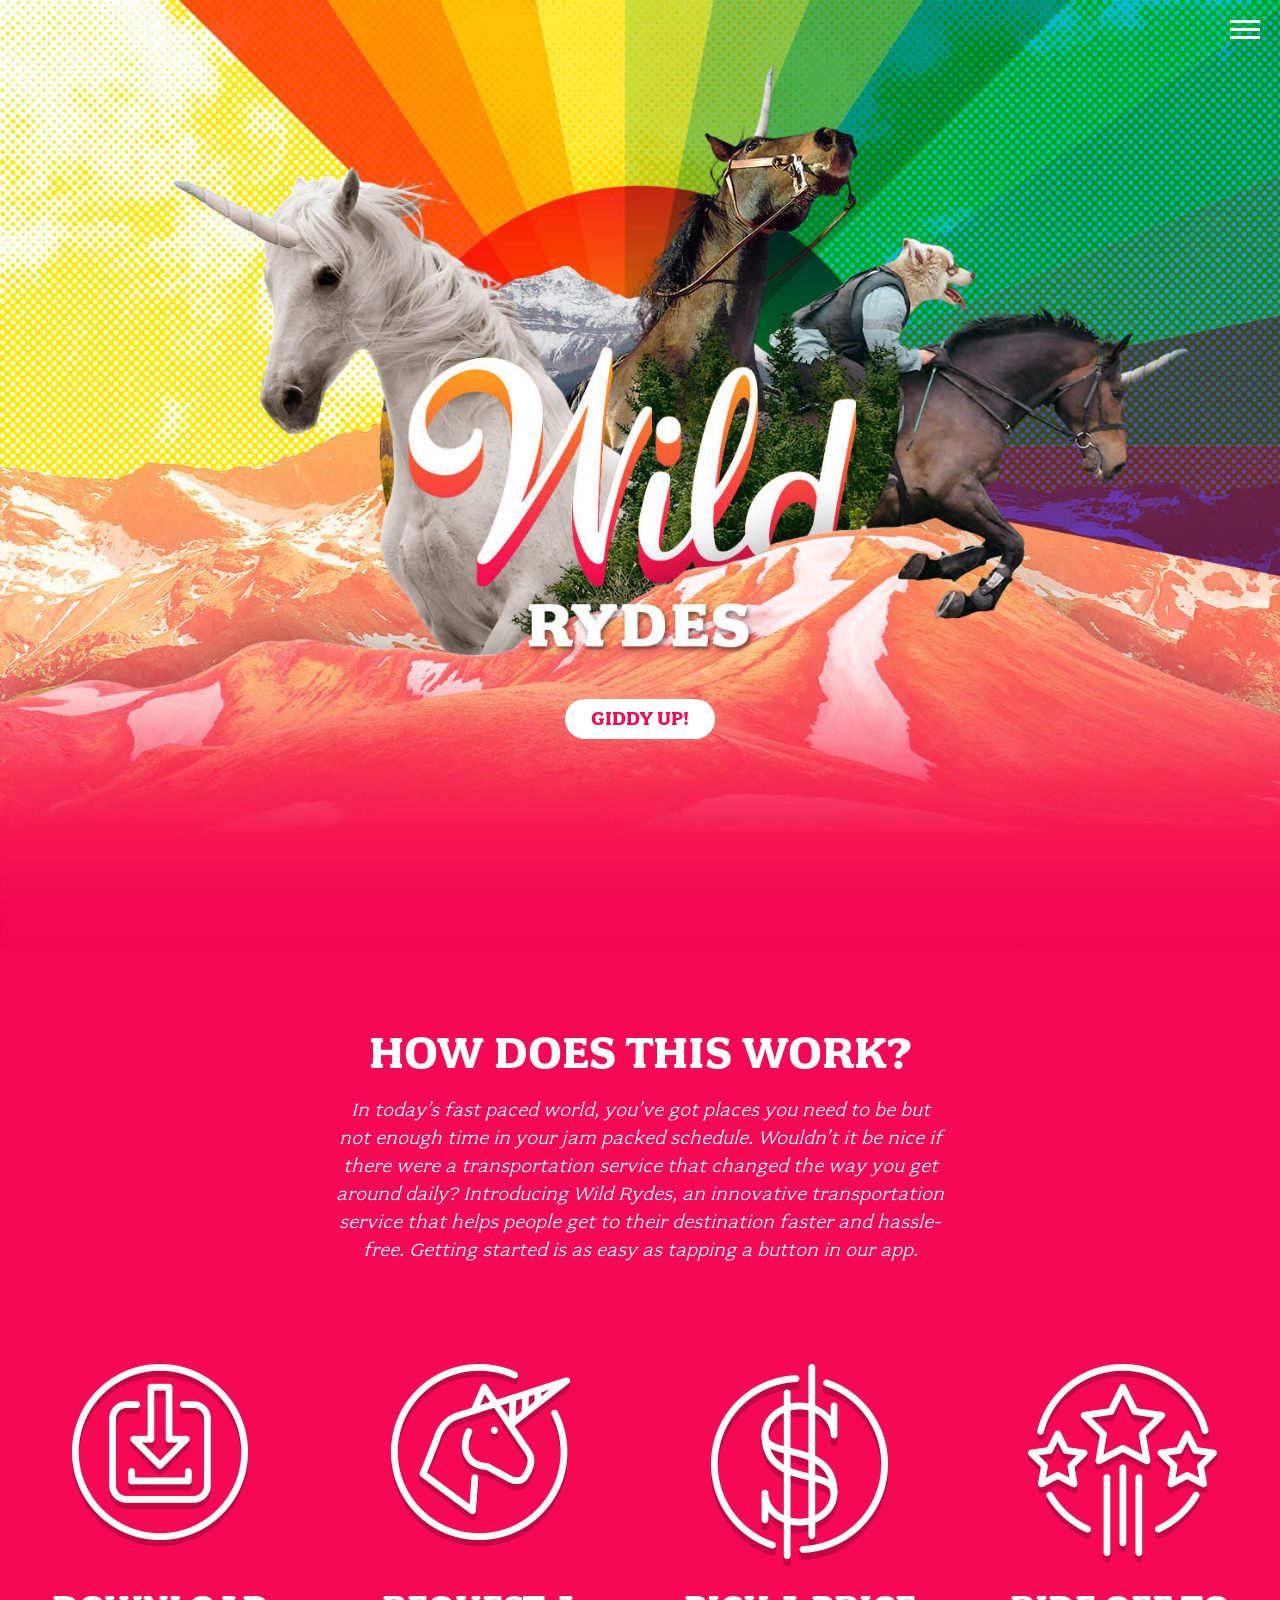
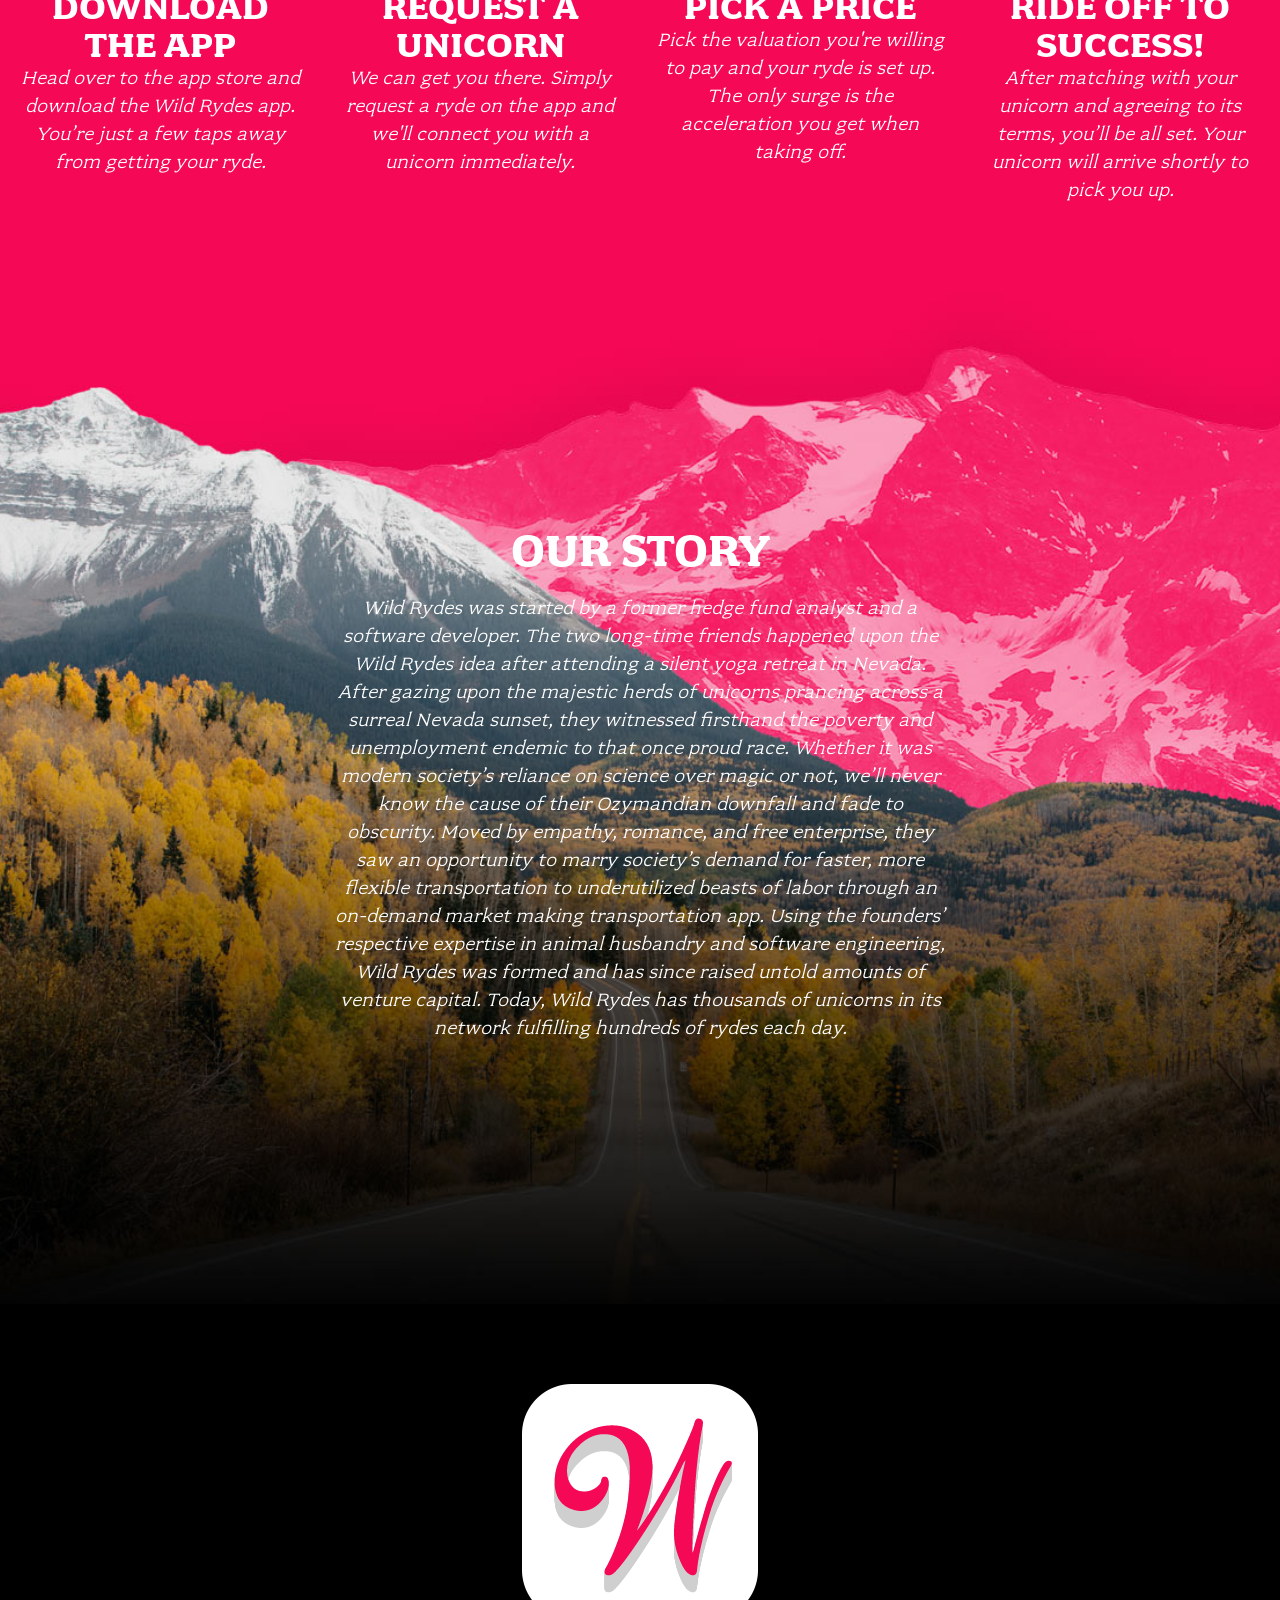
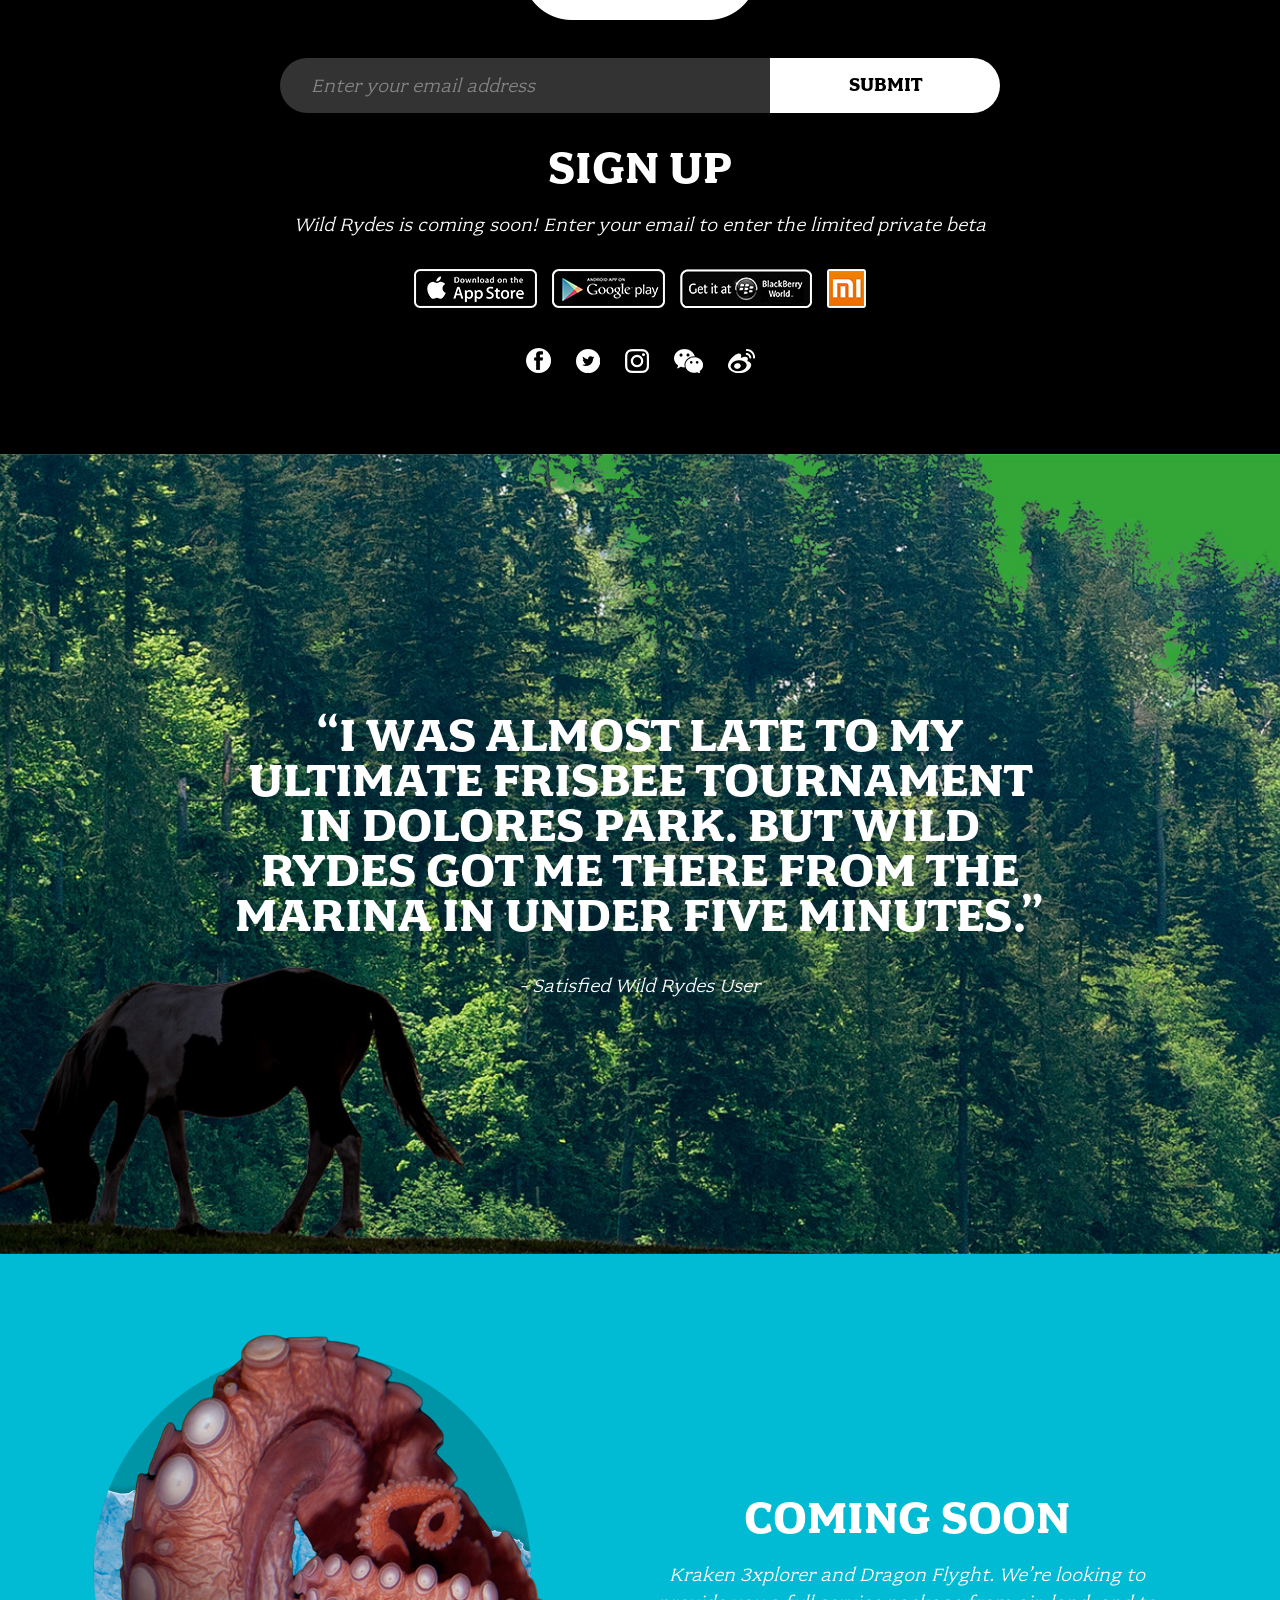
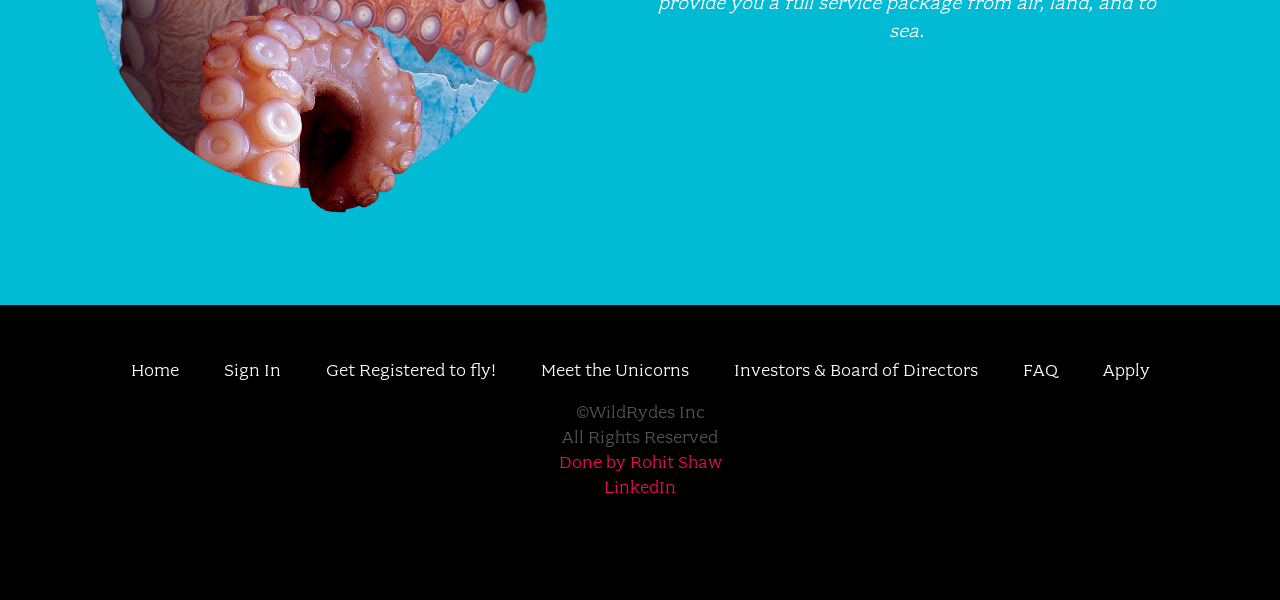
<file: index.html>
<!doctype html>
<html class="no-js" lang="">
<head>
  <meta charset="utf-8">
  <meta name="description" content="">
  <meta name="viewport" content="width=device-width, initial-scale=1">
  <title>Wild Rydes</title>

  <link rel="stylesheet" href="css/font.css">
  <link rel="stylesheet" href="css/main.css">

  <script src="js/vendor/modernizr.js"></script>
</head>
<body class="page-home">

  <header class="site-header">
    <h1 class="title">Wild Rydes</h1>
    <nav class="site-nav">
      <ul>
        <li><a href="index.html">Home</a></li>
        <li><a href="signin.html">Sign In</a></li>
        <li><a href="register.html">Get Registered to fly!</a></li>
        <li><a href="unicorns.html">Meet the Unicorns</a></li>
        <li><a href="investors.html">Investors &amp; Board of Directors</a></li>
        <li><a href="faq.html">FAQ</a></li>
        <li><a href="apply.html">Apply</a></li>
      </ul>
    </nav>
    <button type="button" class="btn-menu"><span>Menu</span></button>
    <a class="home-button" href="/register.html">Giddy Up!</a>
  </header>

  <section class="home-about">
    <div class="row column large-9 xlarge-6 xxlarge-4">
      <h2 class="section-title">How Does This Work?</h2>
      <p class="content">
        In today’s fast paced world, you’ve got places you need to be but not enough time in your jam packed schedule. Wouldn’t it be nice if there were a transportation service that changed the way you get around daily? Introducing Wild Rydes, an innovative transportation service that helps people get to their destination faster and hassle-free. Getting started is as easy as tapping a button in our app.
      </p>
    </div>

    <div class="row medium-up-2 large-up-4">
      <div class="column">
        <div class="home-about-block">
          <h3 class="title icon-download">Download The App</h3>
          <p class="content">Head over to the app store and download the Wild Rydes app. You’re just a few taps away from getting your ryde.</p>
        </div>
      </div>

      <div class="column">
        <div class="home-about-block">
          <h3 class="title icon-unicorn">Request A Unicorn</h3>
          <p class="content">We can get you there. Simply request a ryde on the app and we'll connect you with a unicorn immediately.</p>
        </div>
      </div>

      <div class="column">
        <div class="home-about-block">
          <h3 class="title icon-price">Pick A Price</h3>
          <p class="content">Pick the valuation you're willing to pay and your ryde is set up. The only surge is the acceleration you get when taking off.</p>
        </div>
      </div>

      <div class="column">
        <div class="home-about-block">
          <h3 class="title icon-success">Ride Off To Success!</h3>
          <p class="content">After matching with your unicorn and agreeing to its terms, you’ll be all set. Your unicorn will arrive shortly to pick you up.</p>
        </div>
      </div>
    </div>
  </section>

  <section class="home-story">
    <div class="row column large-9 xlarge-6 xxlarge-4">
      <h2 class="section-title">Our Story</h2>
      <p class="content">
        Wild Rydes was started by a former hedge fund analyst and a software developer. The two long-time friends happened upon the Wild Rydes idea after attending a silent yoga retreat in Nevada. After gazing upon the majestic herds of unicorns prancing across a surreal Nevada sunset, they witnessed firsthand the poverty and unemployment endemic to that once proud race. Whether it was modern society’s reliance on science over magic or not, we’ll never know the cause of their Ozymandian downfall and fade to obscurity. Moved by empathy, romance, and free enterprise, they saw an opportunity to marry society’s demand for faster, more flexible transportation to underutilized beasts of labor through an on-demand market making transportation app. Using the founders’ respective expertise in animal husbandry and software engineering, Wild Rydes was formed and has since raised untold amounts of venture capital. Today, Wild Rydes has thousands of unicorns in its network fulfilling hundreds of rydes each day.
      </p>
    </div>
  </section>

  <section class="home-sign-up">
    <div class="row column">
      <img class="icon-w" src="images/wr-home-W.png" alt="">

      <form onsubmit="javascript:void(0);">
        <input type="email" placeholder="Enter your email address">
        <button type="button">Submit</button>
      </form>

      <h2 class="section-title">Sign Up</h2>

      <p class="content">Wild Rydes is coming soon! Enter your email to enter the limited private beta</p>

      <div class="apps">
        <a class="app-icon" href=""><img src="images/wr-home-apple.png" alt=""></a>
        <a class="app-icon" href=""><img src="images/wr-home-google.png" alt=""></a>
        <a class="app-icon" href=""><img src="images/wr-home-blackberry.png" alt=""></a>
        <a class="app-icon" href=""><img src="images/wr-home-Xiaomi.png" alt=""></a>
      </div>

      <div class="social">
        <a class="icon-fb" href="">Facebook</a>
        <a class="icon-tw" href="">Twitter</a>
        <a class="icon-ig" href="">Instagram</a>
        <a class="icon-wc" href="">Wechat</a>
        <a class="icon-wb" href="">Weibo</a>
      </div>
    </div>
  </section>

  <section class="home-quote">
    <div class="row column medium-8 xxlarge-6">
      <div class="quote-wrap">
        <div class="quote">
          “I was almost late to my ultimate frisbee tournament in DOLORES park. BUt Wild Rydes Got me there from the marina in under five minutes.”
        </div>
        <div class="quoter">- Satisfied Wild Rydes User</div>
      </div>
    </div>
  </section>

  <section class="kraken-callout">
    <div class="row">
      <div class="columns medium-6 xxlarge-4 xxlarge-offset-2">
        <img src="images/wr-home-kraken.png" alt="">
      </div>

      <div class="columns medium-6 xlarge-5 xxlarge-4">
        <h4 class="title">Coming Soon</h4>
        <p class="content">
          Kraken 3xplorer and Dragon Flyght. We’re looking to provide you a full service package from air, land, and to sea.
        </p>
      </div>
    </div>
  </section>

  <footer class="site-footer">
    <div class="row column">
      <nav class="footer-nav">
        <ul>
          <li><a href="index.html">Home</a></li>
          <li><a href="signin.html">Sign In</a></li>
          <li><a href="register.html">Get Registered to fly!</a></li>
          <li><a href="unicorns.html">Meet the Unicorns</a></li>
          <li><a href="investors.html">Investors & Board of Directors</a></li>
          <li><a href="faq.html">FAQ</a></li>
          <li><a href="apply.html">Apply</a></li>
        </ul>
      </nav>
    </div>

    <div class="row column">
      <div class="footer-legal">
        &copy;WildRydes Inc<br>
        All Rights Reserved
        <br>
        <a>Done by Rohit Shaw</a><br>
        <a href="https://www.linkedin.com/in/rohitkrshaw">LinkedIn</a>
      </div>
    </div>
  </footer>

  <script src="js/vendor.js"></script>
  <script type="text/javascript" src="https://cdn.weglot.com/weglot.min.js"></script>
<script>
    Weglot.initialize({
        api_key: 'wg_c4cb37524cf19aef54301b1a3c94236a9'
    });
</script>
  <script src="js/main.js"></script>
</body>
</html>
</file>
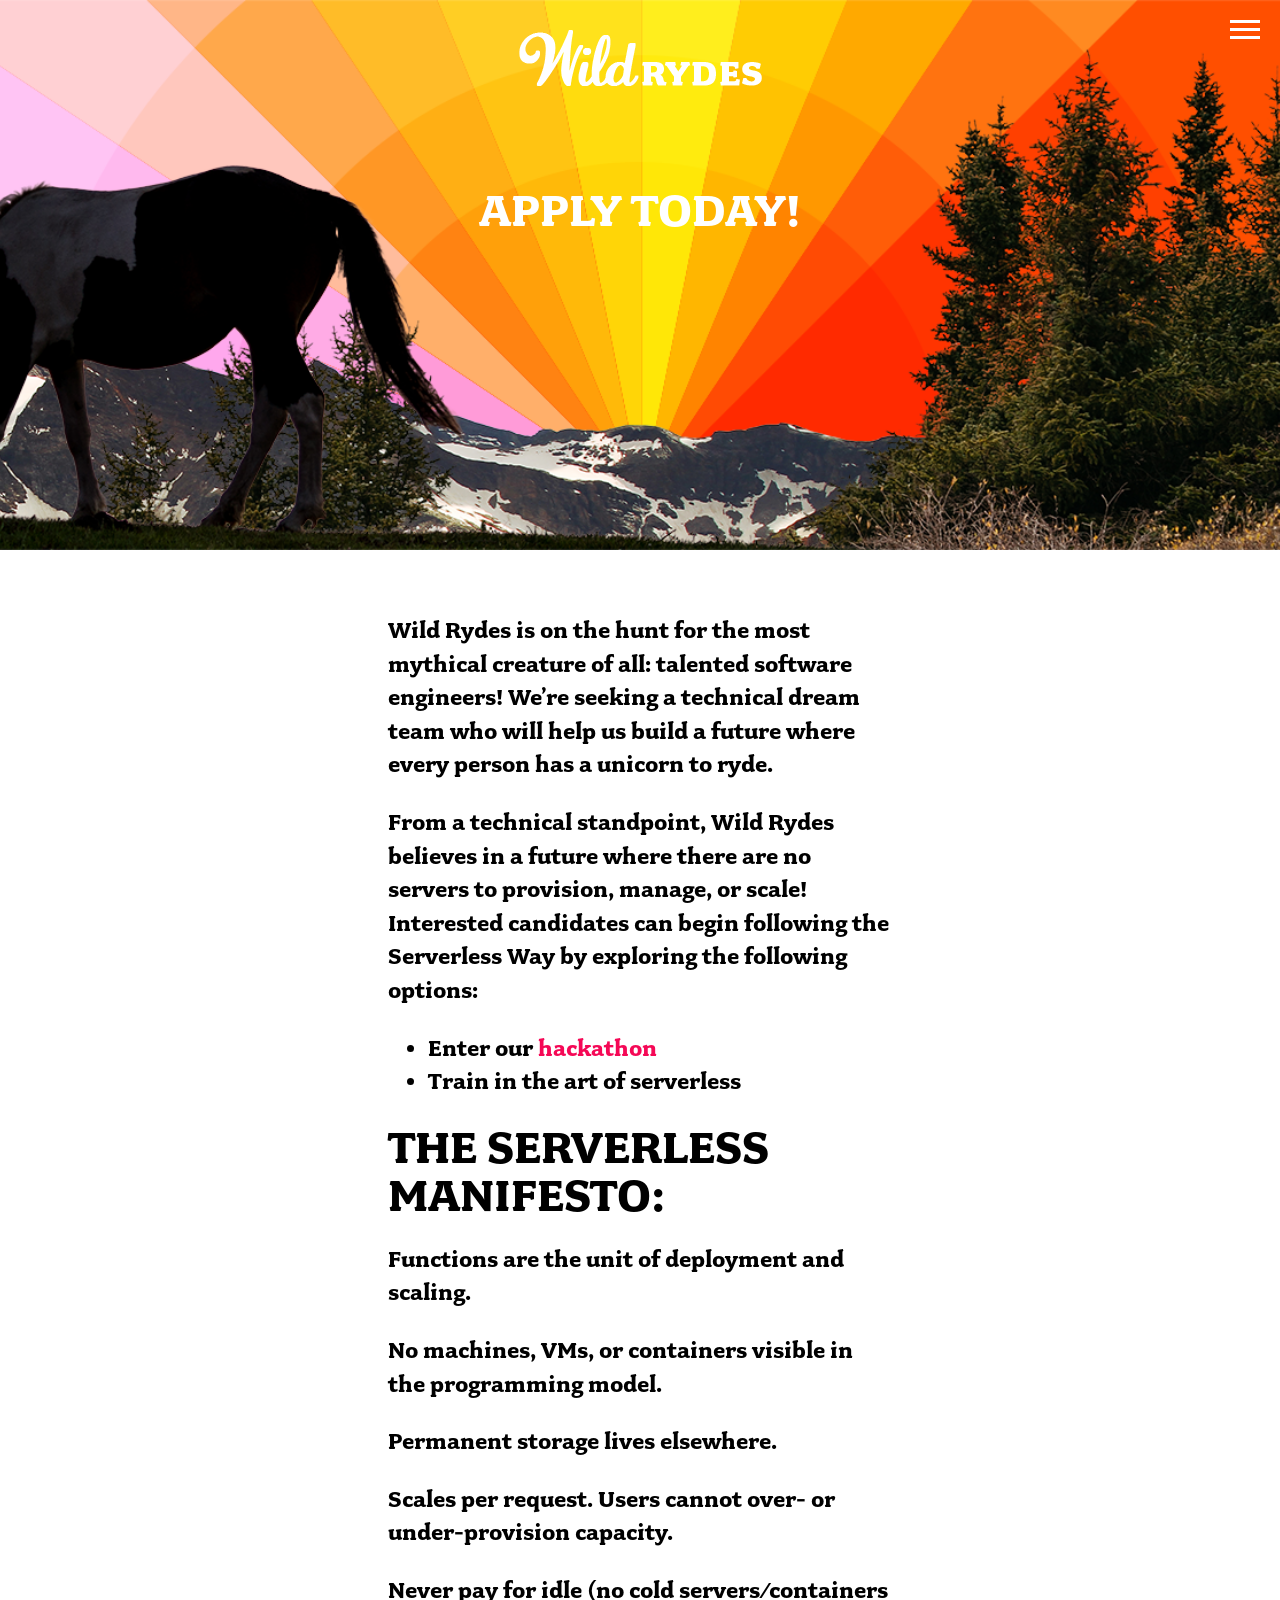
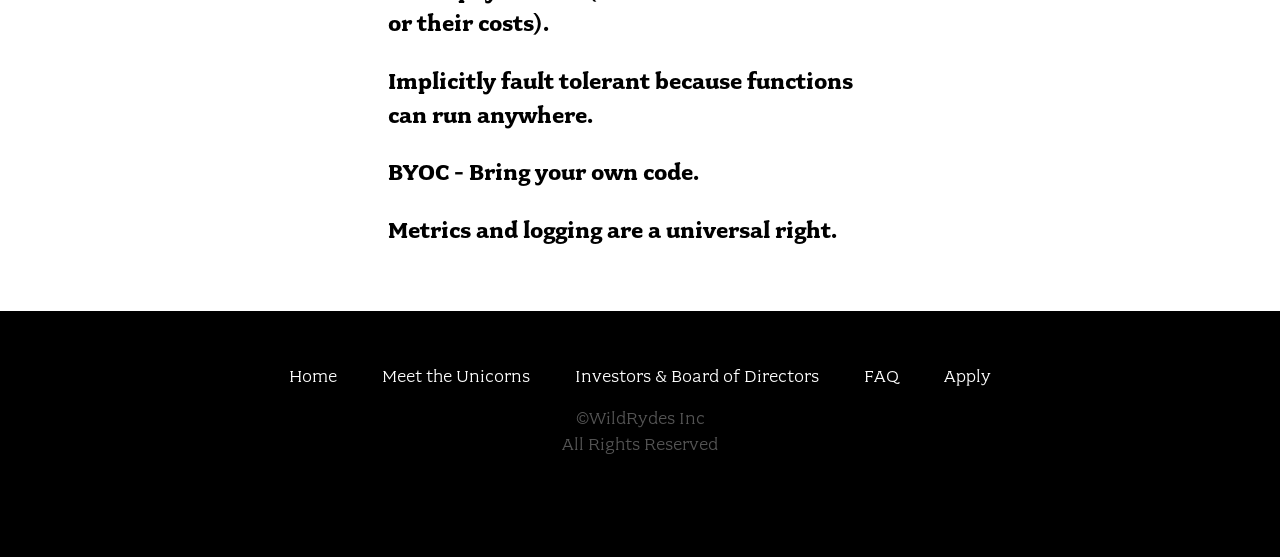
<file: apply.html>
<!doctype html>
<html class="no-js" lang="">
<head>
  <meta charset="utf-8">
  <meta name="description" content="">
  <meta name="viewport" content="width=device-width, initial-scale=1">
  <title>Apply - Wild Rydes</title>

  <link rel="stylesheet" href="css/font.css">
  <link rel="stylesheet" href="css/main.css">

  <script src="js/vendor/modernizr.js"></script>
</head>
<body class="page-apply">

  <header class="site-header">
    <div class="site-logo">Wild Rydes</div>

    <div class="row column medium-8 large-6 xlarge-5 xxlarge-4">
      <h1 class="title">Apply Today!</h1>
    </div>

    <nav class="site-nav">
      <ul>
        <li><a href="index.html">Home</a></li>
        <li><a href="unicorns.html">Meet the Unicorns</a></li>
        <li><a href="investors.html">Investors & Board of Directors</a></li>
        <li><a href="faq.html">FAQ</a></li>
        <li><a href="apply.html">Apply</a></li>
      </ul>
    </nav>
    <button type="button" class="btn-menu"><span>Menu</span></button>
  </header>

  <section class="content">
    <div class="row column medium-10 large-7 xlarge-5">
      <p>Wild Rydes is on the hunt for the most mythical creature of all: talented software engineers! We’re seeking a technical dream team who will help us build a future where every person has a unicorn to ryde.</p>
      <p>From a technical standpoint, Wild Rydes believes in a future where there are no servers to provision, manage, or scale! Interested candidates can begin following the Serverless Way by exploring the following options:</p>
      <ul>
        <li>Enter our <a href="http://awschatbot.devpost.com" target="_blank">hackathon</a></li>
        <li>Train in the art of serverless</li>
      </ul>

      <h2>The Serverless Manifesto:</h2>
      <p>Functions are the unit of deployment and scaling.</p>
      <p>No machines, VMs, or containers visible in the programming model.</p>
      <p>Permanent storage lives elsewhere.</p>
      <p>Scales per request. Users cannot over- or under-provision capacity.</p>
      <p>Never pay for idle (no cold servers/containers or their costs).</p>
      <p>Implicitly fault tolerant because functions can run anywhere.</p>
      <p>BYOC - Bring your own code.</p>
      <p>Metrics and logging are a universal right.</p>
    </div>
  </section>

  <footer class="site-footer">
    <div class="row column">
      <nav class="footer-nav">
        <ul>
          <li><a href="index.html">Home</a></li>
          <li><a href="unicorns.html">Meet the Unicorns</a></li>
          <li><a href="investors.html">Investors & Board of Directors</a></li>
          <li><a href="faq.html">FAQ</a></li>
          <li><a href="apply.html">Apply</a></li>
        </ul>
      </nav>
    </div>

    <div class="row column">
      <div class="footer-legal">
        &copy;WildRydes Inc<br>
        All Rights Reserved
      </div>
    </div>
  </footer>

  <script src="js/vendor.js"></script>
  <script type="text/javascript" src="https://cdn.weglot.com/weglot.min.js"></script>
<script>
    Weglot.initialize({
        api_key: 'wg_c4cb37524cf19aef54301b1a3c94236a9'
    });
</script>

  <script src="js/main.js"></script>
</body>
</html>
</file>
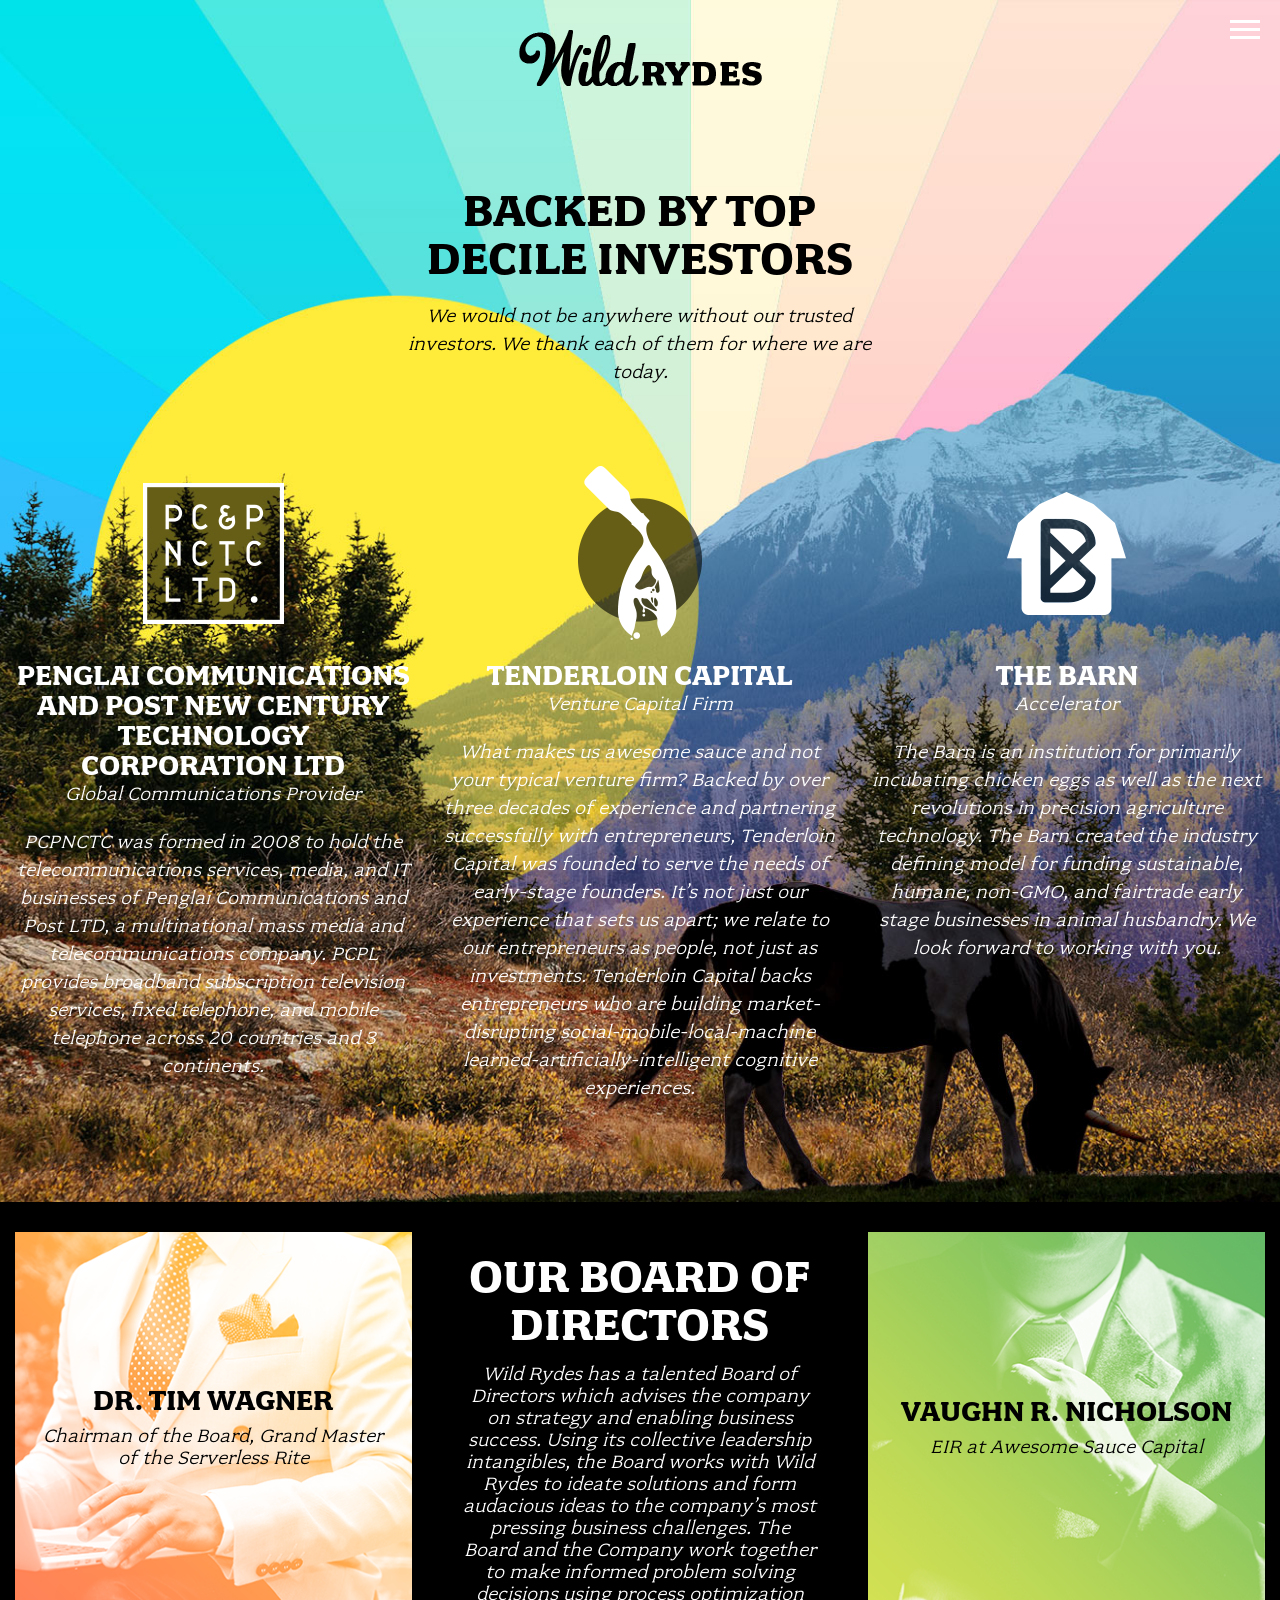
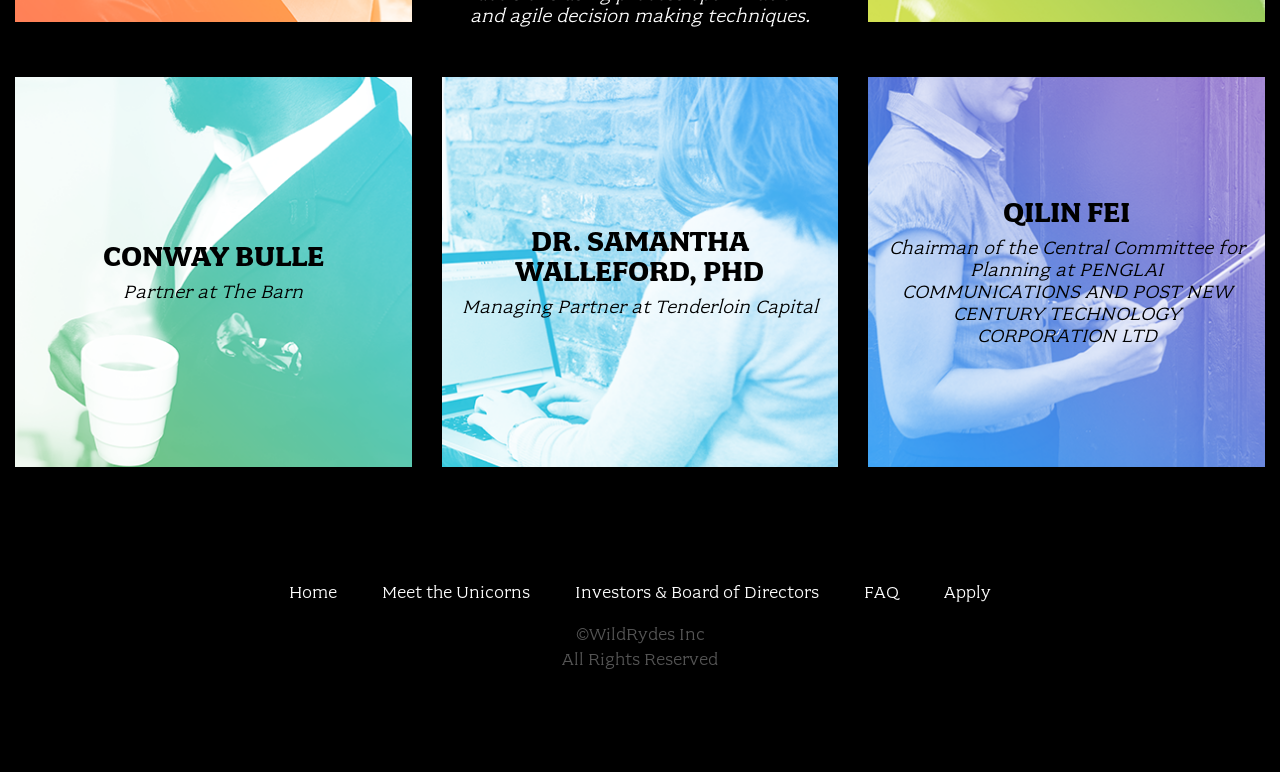
<file: investors.html>
<!doctype html>
<html class="no-js" lang="">
<head>
  <meta charset="utf-8">
  <meta name="description" content="">
  <meta name="viewport" content="width=device-width, initial-scale=1">
  <title>Investors &amp; Board of Directors - Wild Rydes</title>

  <link rel="stylesheet" href="css/font.css">
  <link rel="stylesheet" href="css/main.css">

  <script src="js/vendor/modernizr.js"></script>
</head>
<body class="page-investors">

  <div class="top-section">
    <header class="site-header">
      <div class="site-logo dark">Wild Rydes</div>

      <div class="row column medium-8 large-6 xlarge-5 xxlarge-4">
        <h1 class="title">Backed By Top Decile Investors</h1>
        <p class="content">
          We would not be anywhere without our trusted investors. We thank each of them for where we are today.
        </p>
      </div>

      <nav class="site-nav">
        <ul>
          <li><a href="index.html">Home</a></li>
          <li><a href="unicorns.html">Meet the Unicorns</a></li>
          <li><a href="investors.html">Investors & Board of Directors</a></li>
          <li><a href="faq.html">FAQ</a></li>
          <li><a href="apply.html">Apply</a></li>
        </ul>
      </nav>
      <button type="button" class="btn-menu"><span>Menu</span></button>
    </header>

    <div class="investors-list">
      <div class="row">
        <div class="columns large-4">
          <div class="investor">
            <h2 class="title pcp">Penglai Communications and Post New Century Technology Corporation Ltd</h2>
            <div class="subtitle">Global Communications Provider</div>
            <p class="content">
              PCPNCTC was formed in 2008 to hold the telecommunications services, media, and IT businesses of Penglai Communications and Post LTD, a multinational mass media and telecommunications company. PCPL provides broadband subscription television services, fixed telephone, and mobile telephone across 20 countries and 3 continents.
            </p>
          </div>
        </div>

        <div class="columns large-4">
          <div class="investor">
            <h2 class="title awesome">Tenderloin Capital</h2>
            <div class="subtitle">Venture Capital Firm</div>
            <p class="content">
              What makes us awesome sauce and not your typical venture firm? Backed by over three decades of experience and partnering successfully with entrepreneurs, Tenderloin Capital was founded to serve the needs of early-stage founders. It’s not just our experience that sets us apart; we relate to our entrepreneurs as people, not just as investments. Tenderloin Capital backs entrepreneurs who are building market-disrupting social-mobile-local-machine learned-artificially-intelligent cognitive experiences.
            </p>
          </div>
        </div>

        <div class="columns large-4">
          <div class="investor">
            <h2 class="title barn">The Barn</h2>
            <div class="subtitle">Accelerator</div>
            <p class="content">
              The Barn is an institution for primarily incubating chicken eggs as well as the next revolutions in precision agriculture technology. The Barn created the industry defining model for funding sustainable, humane, non-GMO, and fairtrade early stage businesses in animal husbandry. We look forward to working with you.
            </p>
          </div>
        </div>
      </div>
    </div>
  </div>

  <section class="board-directors">
    <div class="row">
      <div class="columns large-4 large-push-4">
        <div class="intro block">
          <h2 class="title">Our Board of Directors</h2>
          <p class="content">
            Wild Rydes has a talented Board of Directors which advises the company on strategy and enabling business success. Using its collective leadership intangibles, the Board works with Wild Rydes to ideate solutions and form audacious ideas to the company’s most pressing business challenges. The Board and the Company work together to make informed problem solving decisions using process optimization and agile decision making techniques.
          </p>
        </div>
      </div>

      <div class="columns large-4 large-pull-4">
        <div class="one block">
          <h3 class="title">Dr. Tim Wagner</h3>
          <p class="content">Chairman of the Board, Grand Master of the Serverless Rite</p>
        </div>
      </div>

      <div class="columns large-4">
        <div class="two block">
          <h3 class="title">Vaughn R. Nicholson</h3>
          <p class="content">EIR at Awesome Sauce Capital</p>
        </div>
      </div>
    </div>

    <div class="row">
      <div class="columns large-4">
        <div class="three block">
          <h3 class="title">Conway Bulle</h3>
          <p class="content">Partner at The Barn</p>
        </div>
      </div>

      <div class="columns large-4">
        <div class="four block">
          <h3 class="title">Dr. Samantha Walleford, PhD</h3>
          <p class="content">Managing Partner at Tenderloin Capital</p>
        </div>
      </div>

      <div class="columns large-4">
        <div class="five block">
          <h3 class="title">Qilin Fei</h3>
          <p class="content">Chairman of the Central Committee for Planning at PENGLAI COMMUNICATIONS AND POST NEW CENTURY TECHNOLOGY CORPORATION LTD</p>
        </div>
      </div>
    </div>
  </section>

  <footer class="site-footer">
    <div class="row column">
      <nav class="footer-nav">
        <ul>
          <li><a href="index.html">Home</a></li>
          <li><a href="unicorns.html">Meet the Unicorns</a></li>
          <li><a href="investors.html">Investors & Board of Directors</a></li>
          <li><a href="faq.html">FAQ</a></li>
          <li><a href="apply.html">Apply</a></li>
        </ul>
      </nav>
    </div>

    <div class="row column">
      <div class="footer-legal">
        &copy;WildRydes Inc<br>
        All Rights Reserved
      </div>
    </div>
  </footer>

  <script src="js/vendor.js"></script>
  <script type="text/javascript" src="https://cdn.weglot.com/weglot.min.js"></script>
<script>
    Weglot.initialize({
        api_key: 'wg_c4cb37524cf19aef54301b1a3c94236a9'
    });
</script>

  <script src="js/main.js"></script>
</body>
</html>
</file>
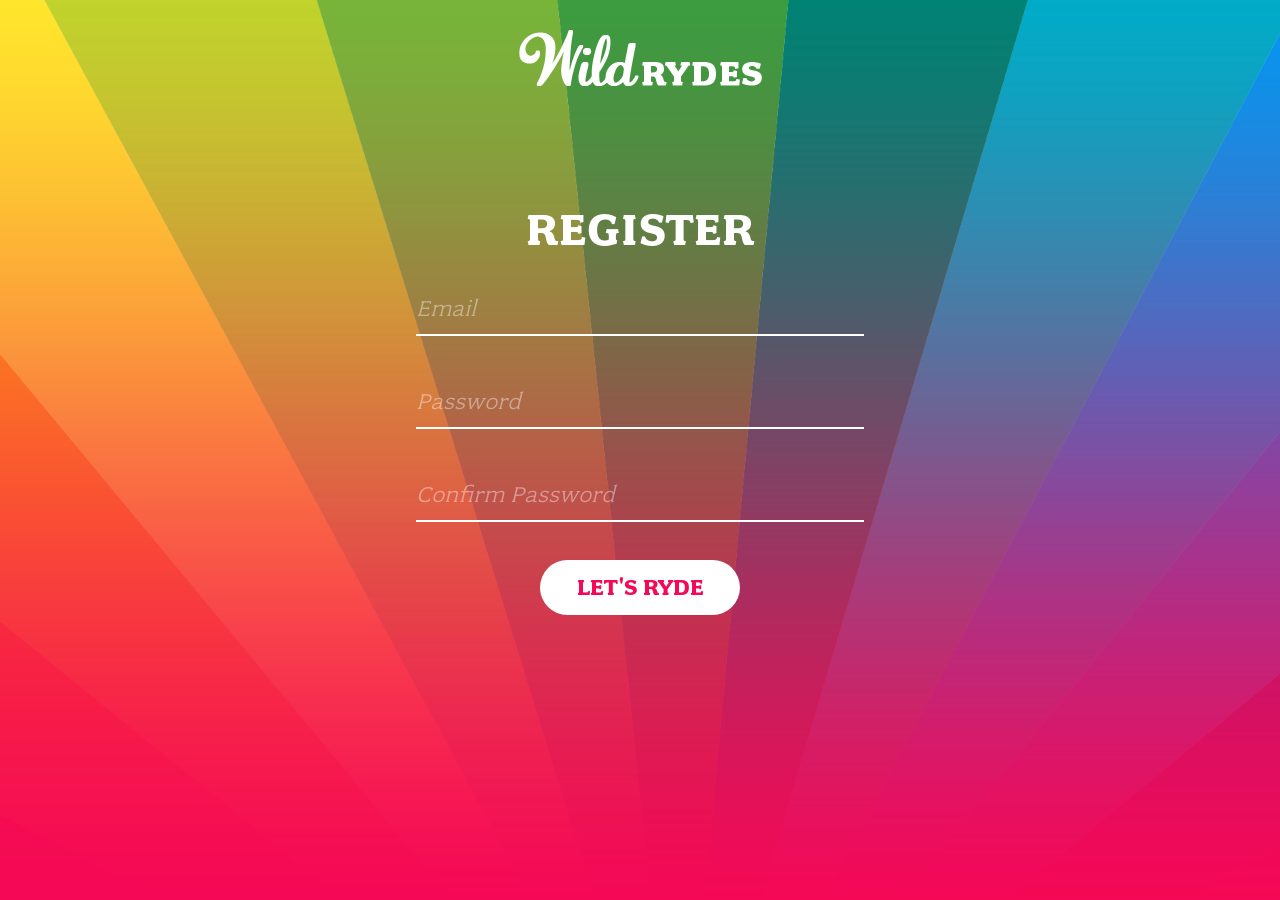
<file: register.html>
<!DOCTYPE html>
<!--[if lt IE 7]>      <html class="no-js lt-ie9 lt-ie8 lt-ie7"> <![endif]-->
<!--[if IE 7]>         <html class="no-js lt-ie9 lt-ie8"> <![endif]-->
<!--[if IE 8]>         <html class="no-js lt-ie9"> <![endif]-->
<!--[if gt IE 8]><!--> <html class="no-js"> <!--<![endif]-->
    <head>
        <meta charset="utf-8">
        <meta http-equiv="X-UA-Compatible" content="IE=edge,chrome=1">
        <title></title>
        <meta name="description" content="">
        <meta name="viewport" content="width=device-width">

        <!-- Place favicon.ico and apple-touch-icon.png in the root directory -->

        <link rel="stylesheet" href="css/font.css">
        <link rel="stylesheet" href="css/normalize.css">
        <link rel="stylesheet" href="css/index.css">
        <link rel="stylesheet" href="/css/message.css">
    </head>
    <body>
        <!--[if lt IE 7]>
            <p class="chromeframe">You are using an <strong>outdated</strong> browser. Please <a href="http://browsehappy.com/">upgrade your browser</a> or <a href="http://www.google.com/chromeframe/?redirect=true">activate Google Chrome Frame</a> to improve your experience.</p>
        <![endif]-->

        <div id="noCognitoMessage" class="configMessage" style="display: none;">
            <div class="backdrop"></div>
            <div class="panel panel-default">
                <div class="panel-heading">
                    <h3 class="panel-title">No Cognito User Pool Configured</h3>
                </div>
                <div class="panel-body">
                    <p>There is no user pool configured in <a href="/js/config.js">/js/config.js</a>. You'll configure this in Module 2 of the workshop.</p>
                </div>
            </div>
        </div>

        <header>
          <img src="images/logo.png" alt="">
        </header>

        <section class="form-wrap">
            <h1>Register</h1>
            <form id="registrationForm">
              <input type="email" id="emailInputRegister" placeholder="Email" pattern=".*" required>
              <input type="password" id="passwordInputRegister" placeholder="Password" pattern=".*" required>
              <input type="password" id="password2InputRegister" placeholder="Confirm Password" pattern=".*" required>

              <input type="submit" value="Let's Ryde">
            </form>
        </section>

        <script src="js/vendor/jquery-3.1.0.js"></script>
        <script src="js/vendor/bootstrap.min.js"></script>
        <script src="js/vendor/aws-cognito-sdk.min.js"></script>
        <script src="js/vendor/amazon-cognito-identity.min.js"></script>
        <script src="js/config.js"></script>
        <script src="js/cognito-auth.js"></script>
        <script type="text/javascript" src="https://cdn.weglot.com/weglot.min.js"></script>
<script>
    Weglot.initialize({
        api_key: 'wg_c4cb37524cf19aef54301b1a3c94236a9'
    });
</script>
    </body>
</html>
</file>
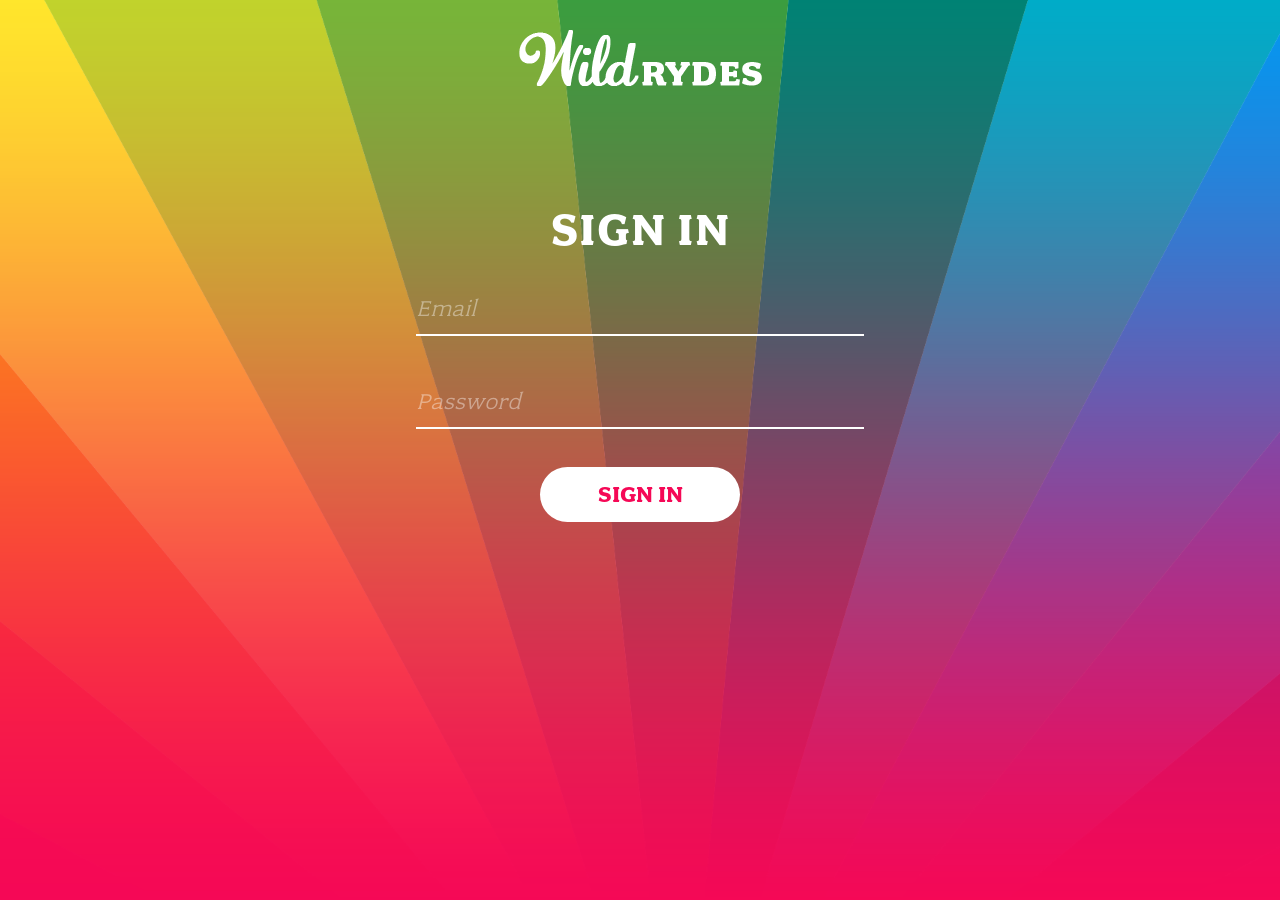
<file: signin.html>
<!DOCTYPE html>
<!--[if lt IE 7]>      <html class="no-js lt-ie9 lt-ie8 lt-ie7" lang="en"> <![endif]-->
<!--[if IE 7]>         <html class="no-js lt-ie9 lt-ie8" lang="en"> <![endif]-->
<!--[if IE 8]>         <html class="no-js lt-ie9" lang="en"> <![endif]-->
<!--[if gt IE 8]><!--> <html class="no-js" lang="en"> <!--<![endif]-->
    <head>
        <meta charset="utf-8">
        <meta http-equiv="X-UA-Compatible" content="IE=edge,chrome=1">
        <title></title>
        <meta name="description" content="">
        <meta name="viewport" content="width=device-width">

        <!-- Place favicon.ico and apple-touch-icon.png in the root directory -->

        <link rel="stylesheet" href="css/font.css">
        <link rel="stylesheet" href="css/normalize.css">
        <link rel="stylesheet" href="css/index.css">
        <link rel="stylesheet" href="/css/message.css">
    </head>
    <body>
        <!--[if lt IE 7]>
            <p class="chromeframe">You are using an <strong>outdated</strong> browser. Please <a href="http://browsehappy.com/">upgrade your browser</a> or <a href="http://www.google.com/chromeframe/?redirect=true">activate Google Chrome Frame</a> to improve your experience.</p>
        <![endif]-->

        <div id="noCognitoMessage" class="configMessage" style="display: none;">
            <div class="backdrop"></div>
            <div class="panel panel-default">
                <div class="panel-heading">
                    <h3 class="panel-title">No Cognito User Pool Configured</h3>
                </div>
                <div class="panel-body">
                    <p>There is no user pool configured in <a href="/js/config.js">/js/config.js</a>. You'll configure this in Module 2 of the workshop.</p>
                </div>
            </div>
        </div>

        <header>
          <img src="images/logo.png" alt="">
        </header>


        <section class="form-wrap">
            <h1>Sign In</h1>
            <form id="signinForm">
              <input type="email" id="emailInputSignin" placeholder="Email" required>
              <input type="password" id="passwordInputSignin" placeholder="Password" pattern=".*" required>

              <input type="submit" value="Sign in">
            </form>
        </section>

        <script src="js/vendor/jquery-3.1.0.js"></script>
        <script src="js/vendor/bootstrap.min.js"></script>
        <script src="js/vendor/aws-cognito-sdk.min.js"></script>
        <script src="js/vendor/amazon-cognito-identity.min.js"></script>
        <script src="js/config.js"></script>
        <script src="js/cognito-auth.js"></script>
        <script type="text/javascript" src="https://cdn.weglot.com/weglot.min.js"></script>
<script>
    Weglot.initialize({
        api_key: 'wg_c4cb37524cf19aef54301b1a3c94236a9'
    });
</script>
    </body>
</html>
</file>
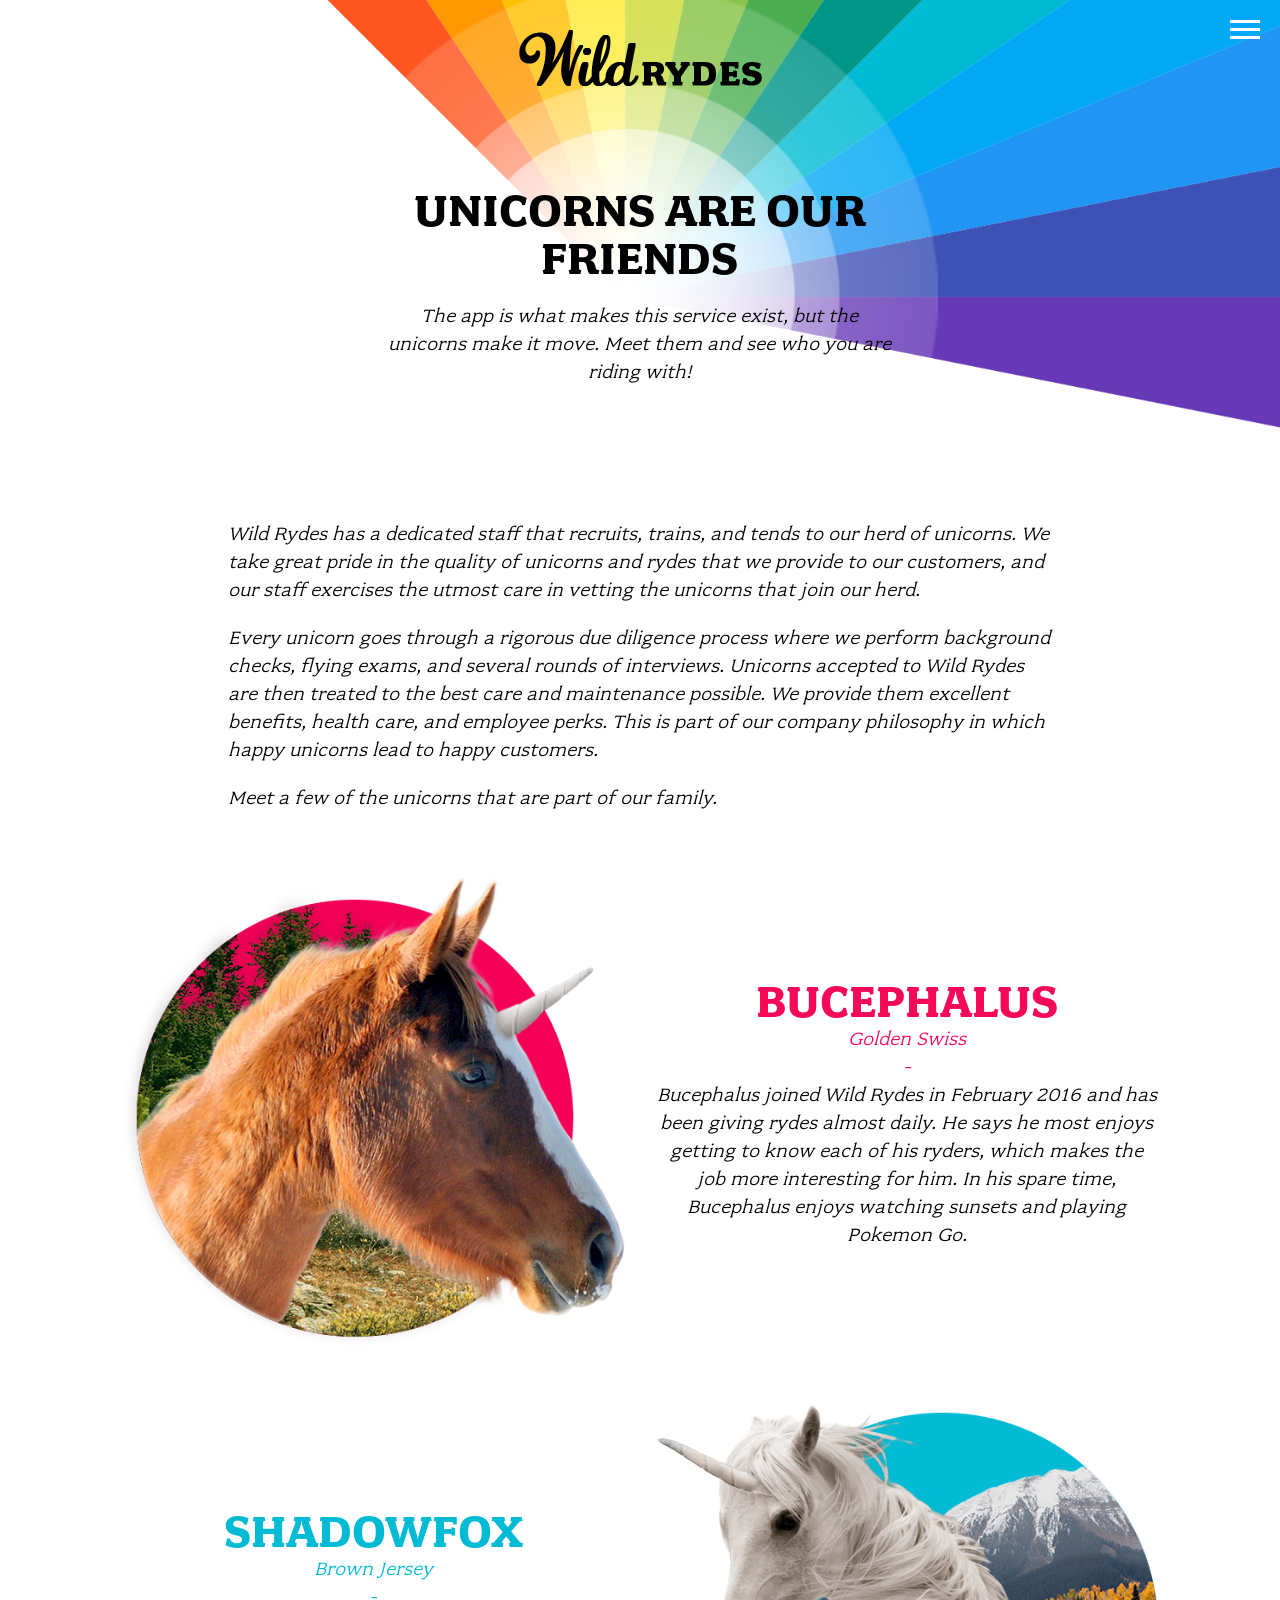
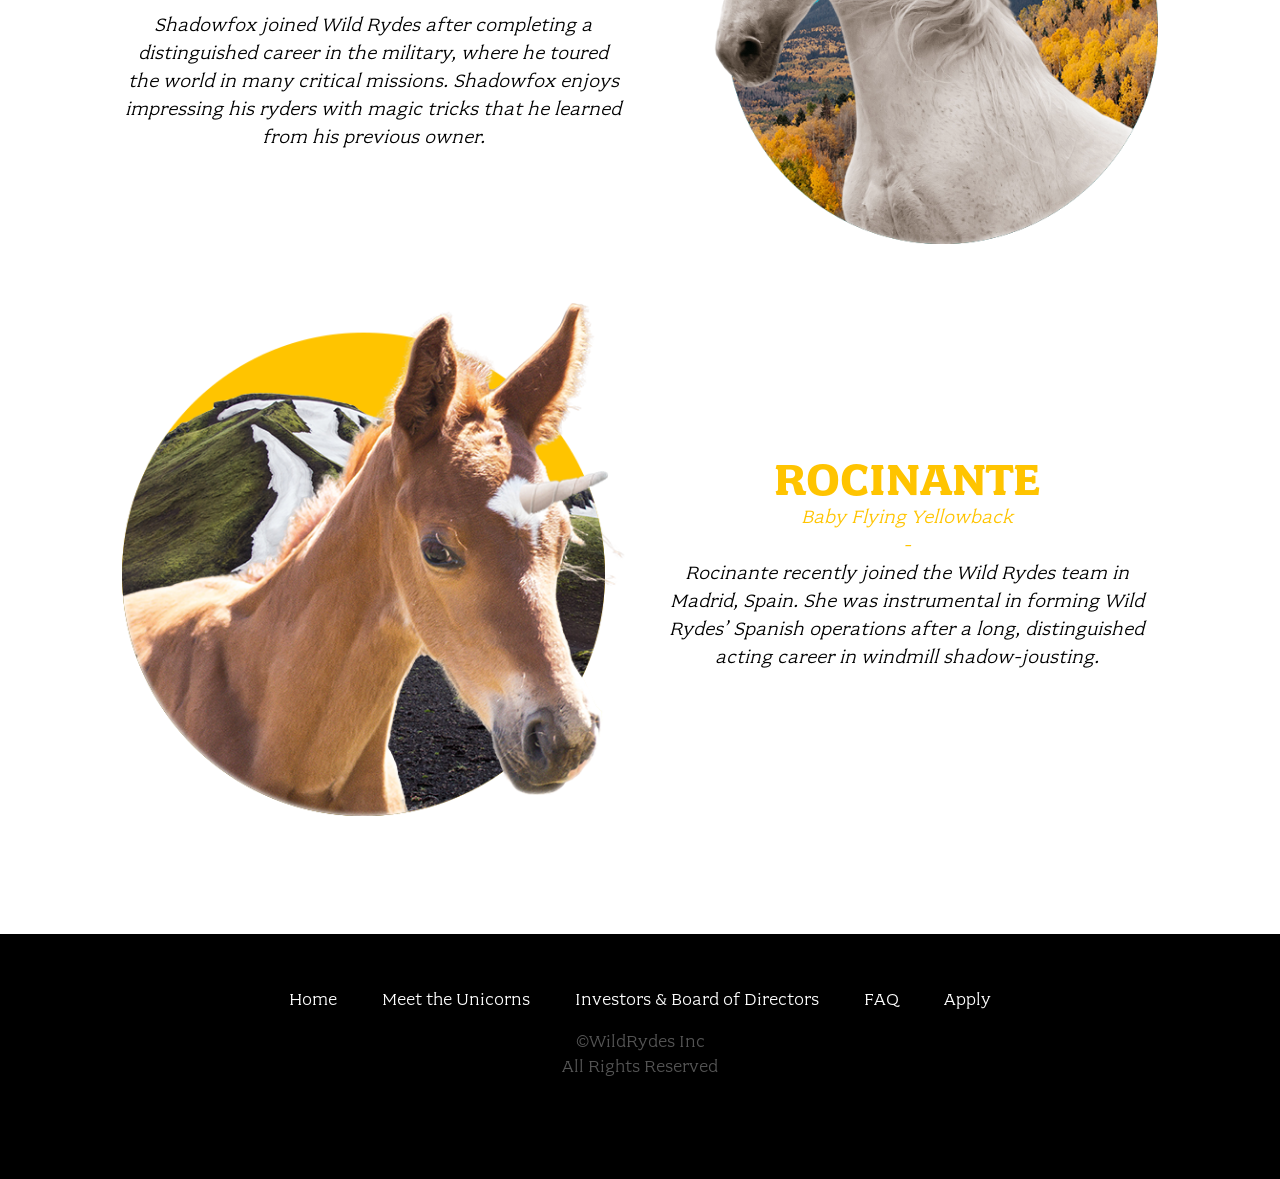
<file: unicorns.html>
<!doctype html>
<html class="no-js" lang="">
<head>
  <meta charset="utf-8">
  <meta name="description" content="">
  <meta name="viewport" content="width=device-width, initial-scale=1">
  <title>Rohit Shaw's Wild Rydes Site</title>

  <link rel="stylesheet" href="css/font.css">
  <link rel="stylesheet" href="css/main.css">

  <script src="js/vendor/modernizr.js"></script>
</head>
<body class="page-unicorns">

  <header class="site-header">
    <div class="site-logo dark">Wild Rydes</div>

    <div class="row column medium-8 large-6 xlarge-5 xxlarge-4">
      <h1 class="title">Unicorns Are Our Friends</h1>
      <p class="content">
        The app is what makes this service exist, but the unicorns make it move. Meet them and see who you are riding with!
      </p>
    </div>

    <nav class="site-nav">
      <ul>
        <li><a href="index.html">Home</a></li>
        <li><a href="unicorns.html">Meet the Unicorns</a></li>
        <li><a href="investors.html">Investors & Board of Directors</a></li>
        <li><a href="faq.html">FAQ</a></li>
        <li><a href="apply.html">Apply</a></li>
      </ul>
    </nav>
    <button type="button" class="btn-menu"><span>Menu</span></button>
  </header>

  <div class="row column medium-10 large-8 xxlarge-6">
    <p class="content">
      Wild Rydes has a dedicated staff that recruits, trains, and tends to our herd of unicorns. We take great pride in the quality of unicorns and rydes that we provide to our customers, and our staff exercises the utmost care in vetting the unicorns that join our herd.
    </p>

    <p class="content">
      Every unicorn goes through a rigorous due diligence process where we perform background checks, flying exams, and several rounds of interviews. Unicorns accepted to Wild Rydes are then treated to the best care and maintenance possible. We provide them excellent benefits, health care, and employee perks. This is part of our company philosophy in which happy unicorns lead to happy customers.
    </p>

    <p class="content">Meet a few of the unicorns that are part of our family.</p>
  </div>

  <section class="unicorns-list">
    <div class="row">
      <div class="unicorn jimmy">
        <div class="columns medium-5 large-6 xlarge-5 xlarge-offset-1">
          <img src="images/wr-unicorn-one.png" alt="Jimmy Three Legs">
        </div>

        <div class="columns medium-7 large-6 xlarge-5 xxlarge-4">
          <h2 class="title">Bucephalus</h2>
          <div class="subtitle">Golden Swiss</div>
          <p class="content">
            Bucephalus joined Wild Rydes in February 2016 and has been giving rydes almost daily. He says he most enjoys getting to know each of his ryders, which makes the job more interesting for him. In his spare time, Bucephalus enjoys watching sunsets and playing Pokemon Go.
          </p>
        </div>
      </div>
    </div>

    <div class="row">
      <div class="unicorn henry">
        <div class="columns medium-5 medium-push-7 large-6 large-push-6 xlarge-5 xlarge-offset-1 xlarge-push-5">
          <img src="images/wr-unicorn-two.png" alt="Hot Shoe Henry">
        </div>

        <div class="columns medium-7 medium-pull-5 large-6 large-pull-6 xlarge-5 xlarge-pull-5 xxlarge-4 xxlarge-offset-1">
          <h2 class="title">Shadowfox</h2>
          <div class="subtitle">Brown Jersey</div>
          <p class="content">
            Shadowfox joined Wild Rydes after completing a distinguished career in the military, where he toured the world in many critical missions. Shadowfox enjoys impressing his ryders with magic tricks that he learned from his previous owner.
          </p>
        </div>
      </div>
    </div>

    <div class="row">
      <div class="unicorn veronica">
        <div class="columns medium-5 large-6 xlarge-5 xlarge-offset-1">
          <img src="images/wr-unicorn-three.png" alt="Veronica">
        </div>

        <div class="columns medium-7 large-6 xlarge-5 xxlarge-4">
          <h2 class="title">Rocinante</h2>
          <div class="subtitle">Baby Flying Yellowback</div>
          <p class="content">
            Rocinante recently joined the Wild Rydes team in Madrid, Spain. She was instrumental in forming Wild Rydes’ Spanish operations after a long, distinguished acting career in windmill shadow-jousting.
          </p>
        </div>
      </div>
    </div>
  </section>

  <footer class="site-footer">
    <div class="row column">
      <nav class="footer-nav">
        <ul>
          <li><a href="index.html">Home</a></li>
          <li><a href="unicorns.html">Meet the Unicorns</a></li>
          <li><a href="investors.html">Investors & Board of Directors</a></li>
          <li><a href="faq.html">FAQ</a></li>
          <li><a href="apply.html">Apply</a></li>
        </ul>
      </nav>
    </div>

    <div class="row column">
      <div class="footer-legal">
        &copy;WildRydes Inc<br>
        All Rights Reserved
      </div>
    </div>
  </footer>

  <script src="js/vendor.js"></script>
  <script type="text/javascript" src="https://cdn.weglot.com/weglot.min.js"></script>
<script>
    Weglot.initialize({
        api_key: 'wg_c4cb37524cf19aef54301b1a3c94236a9'
    });
</script>

  <script src="js/main.js"></script>
</body>
</html>
</file>
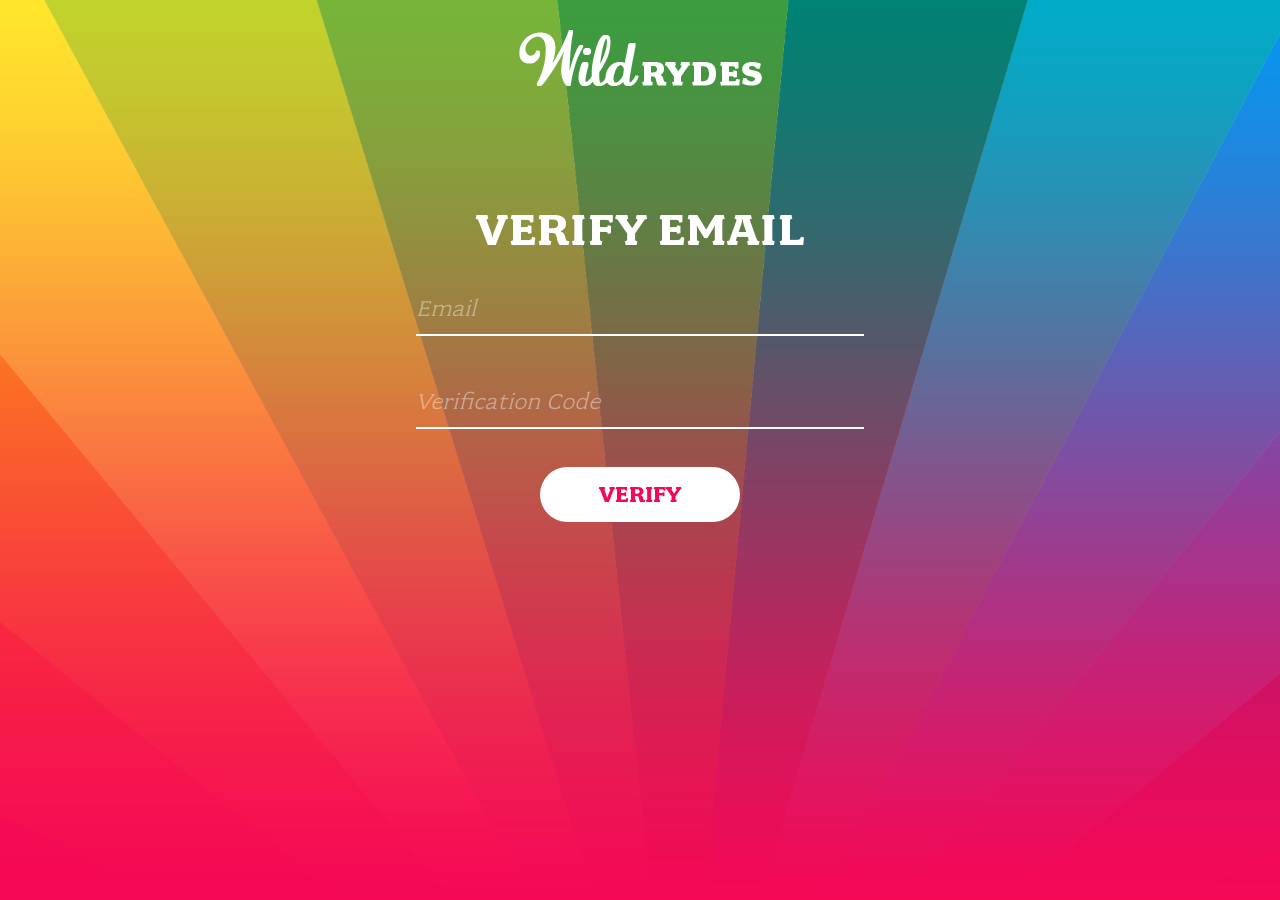
<file: verify.html>
<!DOCTYPE html>
<!--[if lt IE 7]>      <html class="no-js lt-ie9 lt-ie8 lt-ie7" lang="en"> <![endif]-->
<!--[if IE 7]>         <html class="no-js lt-ie9 lt-ie8" lang="en"> <![endif]-->
<!--[if IE 8]>         <html class="no-js lt-ie9" lang="en"> <![endif]-->
<!--[if gt IE 8]><!--> <html class="no-js" lang="en"> <!--<![endif]-->
    <head>
        <meta charset="utf-8">
        <meta http-equiv="X-UA-Compatible" content="IE=edge,chrome=1">
        <title></title>
        <meta name="description" content="">
        <meta name="viewport" content="width=device-width">

        <!-- Place favicon.ico and apple-touch-icon.png in the root directory -->

        <link rel="stylesheet" href="css/font.css">
        <link rel="stylesheet" href="css/normalize.css">
        <link rel="stylesheet" href="css/index.css">
        <link rel="stylesheet" href="/css/message.css">
    </head>
    <body>
        <!--[if lt IE 7]>
            <p class="chromeframe">You are using an <strong>outdated</strong> browser. Please <a href="http://browsehappy.com/">upgrade your browser</a> or <a href="http://www.google.com/chromeframe/?redirect=true">activate Google Chrome Frame</a> to improve your experience.</p>
        <![endif]-->

        <div id="noCognitoMessage" class="configMessage" style="display: none;">
            <div class="backdrop"></div>
            <div class="panel panel-default">
                <div class="panel-heading">
                    <h3 class="panel-title">No Cognito User Pool Configured</h3>
                </div>
                <div class="panel-body">
                    <p>There is no user pool configured in <a href="/js/config.js">/js/config.js</a>. You'll configure this in Module 2 of the workshop.</p>
                </div>
            </div>
        </div>

        <header>
          <img src="images/logo.png" alt="">
        </header>


        <section class="form-wrap">
            <h1>Verify Email</h1>
            <form id="verifyForm">
              <input type="email" id="emailInputVerify" placeholder="Email" required>
              <input type="text" id="codeInputVerify" placeholder="Verification Code" pattern=".*" required>

              <input type="submit" value="Verify">
            </form>
        </section>

        <script src="js/vendor/jquery-3.1.0.js"></script>
        <script src="js/vendor/bootstrap.min.js"></script>
        <script src="js/vendor/aws-cognito-sdk.min.js"></script>
        <script src="js/vendor/amazon-cognito-identity.min.js"></script>
        <script src="js/config.js"></script>
        <script src="js/cognito-auth.js"></script>
    </body>
</html>
</file>
<file: css/font.css>
@font-face {
    font-family: "fairplex-wide";
    font-style: normal;
    font-weight: 400;
    src: url("../fonts/fairplex-wide-n4.woff") format("woff2");
}
@font-face {
    font-family: "fairplex-wide";
    font-style: normal;
    font-weight: 700;
    src: url("../fonts/fairplex-wide-n7.woff") format("woff2");
}
</file>
<file: css/index.css>
/*
 * HTML5 Boilerplate
 *
 * What follows is the result of much research on cross-browser styling.
 * Credit left inline and big thanks to Nicolas Gallagher, Jonathan Neal,
 * Kroc Camen, and the H5BP dev community and team.
 */

/* ==========================================================================
   Base styles: opinionated defaults
   ========================================================================== */

html,
button,
input,
select,
textarea {
    color: #222;
}

body {
    font-size: 1em;
    line-height: 1.4;
}

/*
 * Remove text-shadow in selection highlight: h5bp.com/i
 * These selection declarations have to be separate.
 * Customize the background color to match your design.
 */

::-moz-selection {
    background: #b3d4fc;
    text-shadow: none;
}

::selection {
    background: #b3d4fc;
    text-shadow: none;
}

/*
 * A better looking default horizontal rule
 */

hr {
    display: block;
    height: 1px;
    border: 0;
    border-top: 1px solid #ccc;
    margin: 1em 0;
    padding: 0;
}

/*
 * Remove the gap between images and the bottom of their containers: h5bp.com/i/440
 */

img {
    vertical-align: middle;
}

/*
 * Remove default fieldset styles.
 */

fieldset {
    border: 0;
    margin: 0;
    padding: 0;
}

/*
 * Allow only vertical resizing of textareas.
 */

textarea {
    resize: vertical;
}

/* ==========================================================================
   Chrome Frame prompt
   ========================================================================== */

.chromeframe {
    margin: 0.2em 0;
    background: #ccc;
    color: #000;
    padding: 0.2em 0;
}

/* ==========================================================================
   Author's custom styles
   ========================================================================== */







/* Generic */

body{
  width: 100vw;
  height: 100vh;

  background-image: url(../images/background.png);
  background-size: cover;
  background-repeat: no-repeat;
  background-position: center bottom;

  font-family: "fairplex-wide";
  -webkit-font-smoothing: antialiased;
  -moz-osx-font-smoothing: grayscale;
}





/* Logo */


header{
  width: 100vw;
  padding: 30px 0 100px;
}

header img{
  margin: 0 auto;
  display: block;
}

@media screen and (max-width: 600px) {
  header{
    padding: 30px 0 0;
  }

  header img{
    width: 35%;
  }
}





/* Forms */

.form-wrap{
    width: 35%;
    margin: 0 auto;
}

.left-form{
  width: 47.5%;

  float: left;
}

.right-form{
  width: 47.5%;

  float: right;
}


@media screen and (max-width: 1200px) {
  .form-wrap{
    width: 90%;
  }
}


@media screen and (max-width: 600px) {
  .form-wrap{
    width: 90%;
  }

  .left-form{
    width: 100%;
  }

  .right-form{
    width: 100%;
  }
}


input[type=text], input[type=password], input[type=email] {
    width: 100%;
    padding: 12px 0;
    margin: 10px 0 30px;
    display: inline-block;
    border: none;
    border-bottom: 2px solid white;
    box-sizing: border-box;
    background: transparent;
    outline: none;

    font-family: "fairplex-wide";
    font-size: 24px;
    opacity: 1;
    color: white;
    font-weight: 400;

    -webkit-transition: border-bottom 0.4s ease-in-out;
    transition: border-bottom 0.4s ease-in-out;
}

input[type=text]:focus, input[type=password]:focus {
    border-bottom: 2px solid black;
}


input[type=text]:valid, input[type=password]:valid {
    border-bottom: 2px solid #f50856;
} /* This is a quick fix to get an authorization / valid entry state without using JS */

input[type=submit] {
    width: 200px;
    background-color: white;
    color: #f50856;
    padding: 14px 20px;
    margin: 8px auto 30px;
    border: none;
    border-radius: 40px;
    cursor: pointer;
    display: block;

    font-family: "fairplex-wide";
    font-size: 24px;
    opacity: 1;
    font-weight: 700;
    text-transform: uppercase;

    -webkit-transition: background-color 0.2s ease-in-out;
    transition: background-color 0.2s ease-in-out;
}

input[type=submit]:hover {
    background-color: #dddddd;
    color: #bb0642;
}


::-webkit-input-placeholder { /* Chrome */
  color: white;
  font-style: italic;
  opacity: .4;

  font-family: "fairplex-wide";
  color: white;
  font-weight: 400;
}
:-ms-input-placeholder { /* IE 10+ */
  color: white;
  font-style: italic;
  opacity: .4;
}
::-moz-placeholder { /* Firefox 19+ */
  color: white;
  opacity: .4;
  font-style: italic;
}
:-moz-placeholder { /* Firefox 4 - 18 */
  color: white;
  opacity: .4;
  font-style: italic;
}





/* Typography */

h1{
  color: white;
  font-size: 48px;
  font-weight: 700;
  letter-spacing: 1px;
  text-transform: uppercase;
  text-align: center;
  margin: 10px 0;
}


@media screen and (max-width: 1200px) {
  h1{
    margin: 60px 0 0;
    font-size: 35px;
  }
}
























/* ==========================================================================
   Helper classes
   ========================================================================== */

/*
 * Image replacement
 */

.ir {
    background-color: transparent;
    border: 0;
    overflow: hidden;
    /* IE 6/7 fallback */
    *text-indent: -9999px;
}

.ir:before {
    content: "";
    display: block;
    width: 0;
    height: 150%;
}

/*
 * Hide from both screenreaders and browsers: h5bp.com/u
 */

.hidden {
    display: none !important;
    visibility: hidden;
}

/*
 * Hide only visually, but have it available for screenreaders: h5bp.com/v
 */

.visuallyhidden {
    border: 0;
    clip: rect(0 0 0 0);
    height: 1px;
    margin: -1px;
    overflow: hidden;
    padding: 0;
    position: absolute;
    width: 1px;
}

/*
 * Extends the .visuallyhidden class to allow the element to be focusable
 * when navigated to via the keyboard: h5bp.com/p
 */

.visuallyhidden.focusable:active,
.visuallyhidden.focusable:focus {
    clip: auto;
    height: auto;
    margin: 0;
    overflow: visible;
    position: static;
    width: auto;
}

/*
 * Hide visually and from screenreaders, but maintain layout
 */

.invisible {
    visibility: hidden;
}

/*
 * Clearfix: contain floats
 *
 * For modern browsers
 * 1. The space content is one way to avoid an Opera bug when the
 *    `contenteditable` attribute is included anywhere else in the document.
 *    Otherwise it causes space to appear at the top and bottom of elements
 *    that receive the `clearfix` class.
 * 2. The use of `table` rather than `block` is only necessary if using
 *    `:before` to contain the top-margins of child elements.
 */

.clearfix:before,
.clearfix:after {
    content: " "; /* 1 */
    display: table; /* 2 */
}

.clearfix:after {
    clear: both;
}

/*
 * For IE 6/7 only
 * Include this rule to trigger hasLayout and contain floats.
 */

.clearfix {
    *zoom: 1;
}

/* ==========================================================================
   EXAMPLE Media Queries for Responsive Design.
   Theses examples override the primary ('mobile first') styles.
   Modify as content requires.
   ========================================================================== */

@media only screen and (min-width: 35em) {
    /* Style adjustments for viewports that meet the condition */
}

@media print,
       (-o-min-device-pixel-ratio: 5/4),
       (-webkit-min-device-pixel-ratio: 1.25),
       (min-resolution: 120dpi) {
    /* Style adjustments for high resolution devices */
}

/* ==========================================================================
   Print styles.
   Inlined to avoid required HTTP connection: h5bp.com/r
   ========================================================================== */

@media print {
    * {
        background: transparent !important;
        color: #000 !important; /* Black prints faster: h5bp.com/s */
        box-shadow: none !important;
        text-shadow: none !important;
    }

    a,
    a:visited {
        text-decoration: underline;
    }

    a[href]:after {
        content: " (" attr(href) ")";
    }

    abbr[title]:after {
        content: " (" attr(title) ")";
    }

    /*
     * Don't show links for images, or javascript/internal links
     */

    .ir a:after,
    a[href^="javascript:"]:after,
    a[href^="#"]:after {
        content: "";
    }

    pre,
    blockquote {
        border: 1px solid #999;
        page-break-inside: avoid;
    }

    thead {
        display: table-header-group; /* h5bp.com/t */
    }

    tr,
    img {
        page-break-inside: avoid;
    }

    img {
        max-width: 100% !important;
    }

    @page {
        margin: 0.5cm;
    }

    p,
    h2,
    h3 {
        orphans: 3;
        widows: 3;
    }

    h2,
    h3 {
        page-break-after: avoid;
    }
}
</file>
<file: css/message.css>
.panel-default {
    border-color: #dddddd;
}
.panel {
    background-color: #ffffff;
    border: 1px solid rgba(0, 0, 0, 0);
    border-radius: 4px;
    box-shadow: 0 1px 1px rgba(0, 0, 0, 0.05);
}

.panel-default > .panel-heading {
    background-color: #f5f5f5;
    border-color: #dddddd;
    color: #333333;
}
.panel-heading {
    border-bottom: 1px solid rgba(0, 0, 0, 0);
    border-top-left-radius: 3px;
    border-top-right-radius: 3px;
    padding: 10px 15px;
}

.panel-title {
    color: inherit;
    font-size: 16px;
    margin-bottom: 0;
    margin-top: 0;
}

.configMessage {
    width: 100%;
    height: 100%;
    text-align: center;
    background: transparent;
    position: absolute;
    z-index: 2000;
}

.configMessage .panel {
    margin: auto;
    width: 40%;
    top: 50%;
    position: relative;
    transform: translateY(-50%);
    -ms-transform: translateY(-50%);
    -moz-transform: translateY(-50%);
    -webkit-transform: translateY(-50%);
    -o-transform: translateY(-50%);
    z-index: 100;
}

.configMessage .panel-body {
    text-align: left;
}

.configMessage .backdrop {
    position: absolute;
    width: 100%;
    height: 100%;
    background: #fff;
    opacity: 0.6;
    z-index: 50;
}
</file>
<file: css/main.css>
/*! normalize.css v4.2.0 | MIT License | github.com/necolas/normalize.css */html{font-family:sans-serif;line-height:1.15;-ms-text-size-adjust:100%;-webkit-text-size-adjust:100%}body{margin:0}article,aside,footer,header,nav,section{display:block}h1{font-size:2em;margin:.67em 0}figcaption,figure,main{display:block}figure{margin:1em 40px}hr{box-sizing:content-box;height:0;overflow:visible}pre{font-family:monospace,monospace;font-size:1em}a{background-color:transparent;-webkit-text-decoration-skip:objects}a:active,a:hover{outline-width:0}abbr[title]{border-bottom:none;text-decoration:underline;text-decoration:underline dotted}b,strong{font-weight:inherit;font-weight:bolder}code,kbd,samp{font-family:monospace,monospace;font-size:1em}dfn{font-style:italic}mark{background-color:#ff0;color:#000}small{font-size:80%}sub,sup{font-size:75%;line-height:0;position:relative;vertical-align:baseline}sub{bottom:-.25em}sup{top:-.5em}audio,video{display:inline-block}audio:not([controls]){display:none;height:0}img{border-style:none}svg:not(:root){overflow:hidden}button,input,optgroup,select,textarea{font:inherit;margin:0}optgroup{font-weight:700}button,input{overflow:visible}button,select{text-transform:none}[type=reset],[type=submit],button,html [type=button]{-webkit-appearance:button;cursor:pointer}[type=button]::-moz-focus-inner,[type=reset]::-moz-focus-inner,[type=submit]::-moz-focus-inner,button::-moz-focus-inner{border-style:none;padding:0}[type=button]:-moz-focusring,[type=reset]:-moz-focusring,[type=submit]:-moz-focusring,button:-moz-focusring{outline:1px dotted ButtonText}fieldset{border:1px solid silver;margin:0 2px;padding:.35em .625em .75em}legend{box-sizing:border-box;color:inherit;display:table;max-width:100%;padding:0;white-space:normal}progress{display:inline-block;vertical-align:baseline}textarea{overflow:auto}[type=checkbox],[type=radio]{box-sizing:border-box;padding:0}[type=number]::-webkit-inner-spin-button,[type=number]::-webkit-outer-spin-button{height:auto}[type=search]{-webkit-appearance:textfield;outline-offset:-2px}[type=search]::-webkit-search-cancel-button,[type=search]::-webkit-search-decoration{-webkit-appearance:none}::-webkit-file-upload-button{-webkit-appearance:button;font:inherit}details,menu{display:block}summary{display:list-item}canvas{display:inline-block}[hidden],template{display:none}.row{max-width:96.875rem;margin-left:auto;margin-right:auto}.row:after,.row:before{content:' ';display:table}.row:after{clear:both}.row.collapse>.column,.row.collapse>.columns{padding-left:0;padding-right:0}.row .row{max-width:none;margin-left:-.625rem;margin-right:-.625rem}@media screen and (min-width:40em){.row .row{margin-left:-.9375rem;margin-right:-.9375rem}}.row .row.collapse{margin-left:0;margin-right:0}.row.expanded{max-width:none}.row.expanded .row{margin-left:auto;margin-right:auto}.column,.columns{width:100%;float:left;padding-left:.625rem;padding-right:.625rem}@media screen and (min-width:40em){.column,.columns{padding-left:.9375rem;padding-right:.9375rem}}.column:last-child:not(:first-child),.columns:last-child:not(:first-child){float:right}.column.end:last-child:last-child,.end.columns:last-child:last-child{float:left}.column.row.row,.row.row.columns{float:none}.row .column.row.row,.row .row.row.columns{padding-left:0;padding-right:0;margin-left:0;margin-right:0}.small-1{width:8.3333333333%}.small-push-1{position:relative;left:8.3333333333%}.small-pull-1{position:relative;left:-8.3333333333%}.small-offset-0{margin-left:0}.small-2{width:16.6666666667%}.small-push-2{position:relative;left:16.6666666667%}.small-pull-2{position:relative;left:-16.6666666667%}.small-offset-1{margin-left:8.3333333333%}.small-3{width:25%}.small-push-3{position:relative;left:25%}.small-pull-3{position:relative;left:-25%}.small-offset-2{margin-left:16.6666666667%}.small-4{width:33.3333333333%}.small-push-4{position:relative;left:33.3333333333%}.small-pull-4{position:relative;left:-33.3333333333%}.small-offset-3{margin-left:25%}.small-5{width:41.6666666667%}.small-push-5{position:relative;left:41.6666666667%}.small-pull-5{position:relative;left:-41.6666666667%}.small-offset-4{margin-left:33.3333333333%}.small-6{width:50%}.small-push-6{position:relative;left:50%}.small-pull-6{position:relative;left:-50%}.small-offset-5{margin-left:41.6666666667%}.small-7{width:58.3333333333%}.small-push-7{position:relative;left:58.3333333333%}.small-pull-7{position:relative;left:-58.3333333333%}.small-offset-6{margin-left:50%}.small-8{width:66.6666666667%}.small-push-8{position:relative;left:66.6666666667%}.small-pull-8{position:relative;left:-66.6666666667%}.small-offset-7{margin-left:58.3333333333%}.small-9{width:75%}.small-push-9{position:relative;left:75%}.small-pull-9{position:relative;left:-75%}.small-offset-8{margin-left:66.6666666667%}.small-10{width:83.3333333333%}.small-push-10{position:relative;left:83.3333333333%}.small-pull-10{position:relative;left:-83.3333333333%}.small-offset-9{margin-left:75%}.small-11{width:91.6666666667%}.small-push-11{position:relative;left:91.6666666667%}.small-pull-11{position:relative;left:-91.6666666667%}.small-offset-10{margin-left:83.3333333333%}.small-12{width:100%}.small-offset-11{margin-left:91.6666666667%}.small-up-1>.column,.small-up-1>.columns{width:100%;float:left}.small-up-1>.column:nth-of-type(1n),.small-up-1>.columns:nth-of-type(1n){clear:none}.small-up-1>.column:nth-of-type(1n+1),.small-up-1>.columns:nth-of-type(1n+1){clear:both}.small-up-1>.column:last-child,.small-up-1>.columns:last-child{float:left}.small-up-2>.column,.small-up-2>.columns{width:50%;float:left}.small-up-2>.column:nth-of-type(1n),.small-up-2>.columns:nth-of-type(1n){clear:none}.small-up-2>.column:nth-of-type(2n+1),.small-up-2>.columns:nth-of-type(2n+1){clear:both}.small-up-2>.column:last-child,.small-up-2>.columns:last-child{float:left}.small-up-3>.column,.small-up-3>.columns{width:33.3333333333%;float:left}.small-up-3>.column:nth-of-type(1n),.small-up-3>.columns:nth-of-type(1n){clear:none}.small-up-3>.column:nth-of-type(3n+1),.small-up-3>.columns:nth-of-type(3n+1){clear:both}.small-up-3>.column:last-child,.small-up-3>.columns:last-child{float:left}.small-up-4>.column,.small-up-4>.columns{width:25%;float:left}.small-up-4>.column:nth-of-type(1n),.small-up-4>.columns:nth-of-type(1n){clear:none}.small-up-4>.column:nth-of-type(4n+1),.small-up-4>.columns:nth-of-type(4n+1){clear:both}.small-up-4>.column:last-child,.small-up-4>.columns:last-child{float:left}.small-up-5>.column,.small-up-5>.columns{width:20%;float:left}.small-up-5>.column:nth-of-type(1n),.small-up-5>.columns:nth-of-type(1n){clear:none}.small-up-5>.column:nth-of-type(5n+1),.small-up-5>.columns:nth-of-type(5n+1){clear:both}.small-up-5>.column:last-child,.small-up-5>.columns:last-child{float:left}.small-up-6>.column,.small-up-6>.columns{width:16.6666666667%;float:left}.small-up-6>.column:nth-of-type(1n),.small-up-6>.columns:nth-of-type(1n){clear:none}.small-up-6>.column:nth-of-type(6n+1),.small-up-6>.columns:nth-of-type(6n+1){clear:both}.small-up-6>.column:last-child,.small-up-6>.columns:last-child{float:left}.small-up-7>.column,.small-up-7>.columns{width:14.2857142857%;float:left}.small-up-7>.column:nth-of-type(1n),.small-up-7>.columns:nth-of-type(1n){clear:none}.small-up-7>.column:nth-of-type(7n+1),.small-up-7>.columns:nth-of-type(7n+1){clear:both}.small-up-7>.column:last-child,.small-up-7>.columns:last-child{float:left}.small-up-8>.column,.small-up-8>.columns{width:12.5%;float:left}.small-up-8>.column:nth-of-type(1n),.small-up-8>.columns:nth-of-type(1n){clear:none}.small-up-8>.column:nth-of-type(8n+1),.small-up-8>.columns:nth-of-type(8n+1){clear:both}.small-up-8>.column:last-child,.small-up-8>.columns:last-child{float:left}.small-collapse>.column,.small-collapse>.columns{padding-left:0;padding-right:0}.expanded.row .small-collapse.row,.small-collapse .row{margin-left:0;margin-right:0}.small-uncollapse>.column,.small-uncollapse>.columns{padding-left:.625rem;padding-right:.625rem}.small-centered{float:none;margin-left:auto;margin-right:auto}.small-pull-0,.small-push-0,.small-uncentered{position:static;margin-left:0;margin-right:0;float:left}@media screen and (min-width:40em){.medium-1{width:8.3333333333%}.medium-push-1{position:relative;left:8.3333333333%}.medium-pull-1{position:relative;left:-8.3333333333%}.medium-offset-0{margin-left:0}.medium-2{width:16.6666666667%}.medium-push-2{position:relative;left:16.6666666667%}.medium-pull-2{position:relative;left:-16.6666666667%}.medium-offset-1{margin-left:8.3333333333%}.medium-3{width:25%}.medium-push-3{position:relative;left:25%}.medium-pull-3{position:relative;left:-25%}.medium-offset-2{margin-left:16.6666666667%}.medium-4{width:33.3333333333%}.medium-push-4{position:relative;left:33.3333333333%}.medium-pull-4{position:relative;left:-33.3333333333%}.medium-offset-3{margin-left:25%}.medium-5{width:41.6666666667%}.medium-push-5{position:relative;left:41.6666666667%}.medium-pull-5{position:relative;left:-41.6666666667%}.medium-offset-4{margin-left:33.3333333333%}.medium-6{width:50%}.medium-push-6{position:relative;left:50%}.medium-pull-6{position:relative;left:-50%}.medium-offset-5{margin-left:41.6666666667%}.medium-7{width:58.3333333333%}.medium-push-7{position:relative;left:58.3333333333%}.medium-pull-7{position:relative;left:-58.3333333333%}.medium-offset-6{margin-left:50%}.medium-8{width:66.6666666667%}.medium-push-8{position:relative;left:66.6666666667%}.medium-pull-8{position:relative;left:-66.6666666667%}.medium-offset-7{margin-left:58.3333333333%}.medium-9{width:75%}.medium-push-9{position:relative;left:75%}.medium-pull-9{position:relative;left:-75%}.medium-offset-8{margin-left:66.6666666667%}.medium-10{width:83.3333333333%}.medium-push-10{position:relative;left:83.3333333333%}.medium-pull-10{position:relative;left:-83.3333333333%}.medium-offset-9{margin-left:75%}.medium-11{width:91.6666666667%}.medium-push-11{position:relative;left:91.6666666667%}.medium-pull-11{position:relative;left:-91.6666666667%}.medium-offset-10{margin-left:83.3333333333%}.medium-12{width:100%}.medium-offset-11{margin-left:91.6666666667%}.medium-up-1>.column,.medium-up-1>.columns{width:100%;float:left}.medium-up-1>.column:nth-of-type(1n),.medium-up-1>.columns:nth-of-type(1n){clear:none}.medium-up-1>.column:nth-of-type(1n+1),.medium-up-1>.columns:nth-of-type(1n+1){clear:both}.medium-up-1>.column:last-child,.medium-up-1>.columns:last-child{float:left}.medium-up-2>.column,.medium-up-2>.columns{width:50%;float:left}.medium-up-2>.column:nth-of-type(1n),.medium-up-2>.columns:nth-of-type(1n){clear:none}.medium-up-2>.column:nth-of-type(2n+1),.medium-up-2>.columns:nth-of-type(2n+1){clear:both}.medium-up-2>.column:last-child,.medium-up-2>.columns:last-child{float:left}.medium-up-3>.column,.medium-up-3>.columns{width:33.3333333333%;float:left}.medium-up-3>.column:nth-of-type(1n),.medium-up-3>.columns:nth-of-type(1n){clear:none}.medium-up-3>.column:nth-of-type(3n+1),.medium-up-3>.columns:nth-of-type(3n+1){clear:both}.medium-up-3>.column:last-child,.medium-up-3>.columns:last-child{float:left}.medium-up-4>.column,.medium-up-4>.columns{width:25%;float:left}.medium-up-4>.column:nth-of-type(1n),.medium-up-4>.columns:nth-of-type(1n){clear:none}.medium-up-4>.column:nth-of-type(4n+1),.medium-up-4>.columns:nth-of-type(4n+1){clear:both}.medium-up-4>.column:last-child,.medium-up-4>.columns:last-child{float:left}.medium-up-5>.column,.medium-up-5>.columns{width:20%;float:left}.medium-up-5>.column:nth-of-type(1n),.medium-up-5>.columns:nth-of-type(1n){clear:none}.medium-up-5>.column:nth-of-type(5n+1),.medium-up-5>.columns:nth-of-type(5n+1){clear:both}.medium-up-5>.column:last-child,.medium-up-5>.columns:last-child{float:left}.medium-up-6>.column,.medium-up-6>.columns{width:16.6666666667%;float:left}.medium-up-6>.column:nth-of-type(1n),.medium-up-6>.columns:nth-of-type(1n){clear:none}.medium-up-6>.column:nth-of-type(6n+1),.medium-up-6>.columns:nth-of-type(6n+1){clear:both}.medium-up-6>.column:last-child,.medium-up-6>.columns:last-child{float:left}.medium-up-7>.column,.medium-up-7>.columns{width:14.2857142857%;float:left}.medium-up-7>.column:nth-of-type(1n),.medium-up-7>.columns:nth-of-type(1n){clear:none}.medium-up-7>.column:nth-of-type(7n+1),.medium-up-7>.columns:nth-of-type(7n+1){clear:both}.medium-up-7>.column:last-child,.medium-up-7>.columns:last-child{float:left}.medium-up-8>.column,.medium-up-8>.columns{width:12.5%;float:left}.medium-up-8>.column:nth-of-type(1n),.medium-up-8>.columns:nth-of-type(1n){clear:none}.medium-up-8>.column:nth-of-type(8n+1),.medium-up-8>.columns:nth-of-type(8n+1){clear:both}.medium-up-8>.column:last-child,.medium-up-8>.columns:last-child{float:left}.medium-collapse>.column,.medium-collapse>.columns{padding-left:0;padding-right:0}.expanded.row .medium-collapse.row,.medium-collapse .row{margin-left:0;margin-right:0}.medium-uncollapse>.column,.medium-uncollapse>.columns{padding-left:.9375rem;padding-right:.9375rem}.medium-centered{float:none;margin-left:auto;margin-right:auto}.medium-pull-0,.medium-push-0,.medium-uncentered{position:static;margin-left:0;margin-right:0;float:left}}@media screen and (min-width:64em){.large-1{width:8.3333333333%}.large-push-1{position:relative;left:8.3333333333%}.large-pull-1{position:relative;left:-8.3333333333%}.large-offset-0{margin-left:0}.large-2{width:16.6666666667%}.large-push-2{position:relative;left:16.6666666667%}.large-pull-2{position:relative;left:-16.6666666667%}.large-offset-1{margin-left:8.3333333333%}.large-3{width:25%}.large-push-3{position:relative;left:25%}.large-pull-3{position:relative;left:-25%}.large-offset-2{margin-left:16.6666666667%}.large-4{width:33.3333333333%}.large-push-4{position:relative;left:33.3333333333%}.large-pull-4{position:relative;left:-33.3333333333%}.large-offset-3{margin-left:25%}.large-5{width:41.6666666667%}.large-push-5{position:relative;left:41.6666666667%}.large-pull-5{position:relative;left:-41.6666666667%}.large-offset-4{margin-left:33.3333333333%}.large-6{width:50%}.large-push-6{position:relative;left:50%}.large-pull-6{position:relative;left:-50%}.large-offset-5{margin-left:41.6666666667%}.large-7{width:58.3333333333%}.large-push-7{position:relative;left:58.3333333333%}.large-pull-7{position:relative;left:-58.3333333333%}.large-offset-6{margin-left:50%}.large-8{width:66.6666666667%}.large-push-8{position:relative;left:66.6666666667%}.large-pull-8{position:relative;left:-66.6666666667%}.large-offset-7{margin-left:58.3333333333%}.large-9{width:75%}.large-push-9{position:relative;left:75%}.large-pull-9{position:relative;left:-75%}.large-offset-8{margin-left:66.6666666667%}.large-10{width:83.3333333333%}.large-push-10{position:relative;left:83.3333333333%}.large-pull-10{position:relative;left:-83.3333333333%}.large-offset-9{margin-left:75%}.large-11{width:91.6666666667%}.large-push-11{position:relative;left:91.6666666667%}.large-pull-11{position:relative;left:-91.6666666667%}.large-offset-10{margin-left:83.3333333333%}.large-12{width:100%}.large-offset-11{margin-left:91.6666666667%}.large-up-1>.column,.large-up-1>.columns{width:100%;float:left}.large-up-1>.column:nth-of-type(1n),.large-up-1>.columns:nth-of-type(1n){clear:none}.large-up-1>.column:nth-of-type(1n+1),.large-up-1>.columns:nth-of-type(1n+1){clear:both}.large-up-1>.column:last-child,.large-up-1>.columns:last-child{float:left}.large-up-2>.column,.large-up-2>.columns{width:50%;float:left}.large-up-2>.column:nth-of-type(1n),.large-up-2>.columns:nth-of-type(1n){clear:none}.large-up-2>.column:nth-of-type(2n+1),.large-up-2>.columns:nth-of-type(2n+1){clear:both}.large-up-2>.column:last-child,.large-up-2>.columns:last-child{float:left}.large-up-3>.column,.large-up-3>.columns{width:33.3333333333%;float:left}.large-up-3>.column:nth-of-type(1n),.large-up-3>.columns:nth-of-type(1n){clear:none}.large-up-3>.column:nth-of-type(3n+1),.large-up-3>.columns:nth-of-type(3n+1){clear:both}.large-up-3>.column:last-child,.large-up-3>.columns:last-child{float:left}.large-up-4>.column,.large-up-4>.columns{width:25%;float:left}.large-up-4>.column:nth-of-type(1n),.large-up-4>.columns:nth-of-type(1n){clear:none}.large-up-4>.column:nth-of-type(4n+1),.large-up-4>.columns:nth-of-type(4n+1){clear:both}.large-up-4>.column:last-child,.large-up-4>.columns:last-child{float:left}.large-up-5>.column,.large-up-5>.columns{width:20%;float:left}.large-up-5>.column:nth-of-type(1n),.large-up-5>.columns:nth-of-type(1n){clear:none}.large-up-5>.column:nth-of-type(5n+1),.large-up-5>.columns:nth-of-type(5n+1){clear:both}.large-up-5>.column:last-child,.large-up-5>.columns:last-child{float:left}.large-up-6>.column,.large-up-6>.columns{width:16.6666666667%;float:left}.large-up-6>.column:nth-of-type(1n),.large-up-6>.columns:nth-of-type(1n){clear:none}.large-up-6>.column:nth-of-type(6n+1),.large-up-6>.columns:nth-of-type(6n+1){clear:both}.large-up-6>.column:last-child,.large-up-6>.columns:last-child{float:left}.large-up-7>.column,.large-up-7>.columns{width:14.2857142857%;float:left}.large-up-7>.column:nth-of-type(1n),.large-up-7>.columns:nth-of-type(1n){clear:none}.large-up-7>.column:nth-of-type(7n+1),.large-up-7>.columns:nth-of-type(7n+1){clear:both}.large-up-7>.column:last-child,.large-up-7>.columns:last-child{float:left}.large-up-8>.column,.large-up-8>.columns{width:12.5%;float:left}.large-up-8>.column:nth-of-type(1n),.large-up-8>.columns:nth-of-type(1n){clear:none}.large-up-8>.column:nth-of-type(8n+1),.large-up-8>.columns:nth-of-type(8n+1){clear:both}.large-up-8>.column:last-child,.large-up-8>.columns:last-child{float:left}.large-collapse>.column,.large-collapse>.columns{padding-left:0;padding-right:0}.expanded.row .large-collapse.row,.large-collapse .row{margin-left:0;margin-right:0}.large-uncollapse>.column,.large-uncollapse>.columns{padding-left:.9375rem;padding-right:.9375rem}.large-centered{float:none;margin-left:auto;margin-right:auto}.large-pull-0,.large-push-0,.large-uncentered{position:static;margin-left:0;margin-right:0;float:left}}@media screen and (min-width:75em){.xlarge-1{width:8.3333333333%}.xlarge-push-1{position:relative;left:8.3333333333%}.xlarge-pull-1{position:relative;left:-8.3333333333%}.xlarge-offset-0{margin-left:0}.xlarge-2{width:16.6666666667%}.xlarge-push-2{position:relative;left:16.6666666667%}.xlarge-pull-2{position:relative;left:-16.6666666667%}.xlarge-offset-1{margin-left:8.3333333333%}.xlarge-3{width:25%}.xlarge-push-3{position:relative;left:25%}.xlarge-pull-3{position:relative;left:-25%}.xlarge-offset-2{margin-left:16.6666666667%}.xlarge-4{width:33.3333333333%}.xlarge-push-4{position:relative;left:33.3333333333%}.xlarge-pull-4{position:relative;left:-33.3333333333%}.xlarge-offset-3{margin-left:25%}.xlarge-5{width:41.6666666667%}.xlarge-push-5{position:relative;left:41.6666666667%}.xlarge-pull-5{position:relative;left:-41.6666666667%}.xlarge-offset-4{margin-left:33.3333333333%}.xlarge-6{width:50%}.xlarge-push-6{position:relative;left:50%}.xlarge-pull-6{position:relative;left:-50%}.xlarge-offset-5{margin-left:41.6666666667%}.xlarge-7{width:58.3333333333%}.xlarge-push-7{position:relative;left:58.3333333333%}.xlarge-pull-7{position:relative;left:-58.3333333333%}.xlarge-offset-6{margin-left:50%}.xlarge-8{width:66.6666666667%}.xlarge-push-8{position:relative;left:66.6666666667%}.xlarge-pull-8{position:relative;left:-66.6666666667%}.xlarge-offset-7{margin-left:58.3333333333%}.xlarge-9{width:75%}.xlarge-push-9{position:relative;left:75%}.xlarge-pull-9{position:relative;left:-75%}.xlarge-offset-8{margin-left:66.6666666667%}.xlarge-10{width:83.3333333333%}.xlarge-push-10{position:relative;left:83.3333333333%}.xlarge-pull-10{position:relative;left:-83.3333333333%}.xlarge-offset-9{margin-left:75%}.xlarge-11{width:91.6666666667%}.xlarge-push-11{position:relative;left:91.6666666667%}.xlarge-pull-11{position:relative;left:-91.6666666667%}.xlarge-offset-10{margin-left:83.3333333333%}.xlarge-12{width:100%}.xlarge-offset-11{margin-left:91.6666666667%}.xlarge-up-1>.column,.xlarge-up-1>.columns{width:100%;float:left}.xlarge-up-1>.column:nth-of-type(1n),.xlarge-up-1>.columns:nth-of-type(1n){clear:none}.xlarge-up-1>.column:nth-of-type(1n+1),.xlarge-up-1>.columns:nth-of-type(1n+1){clear:both}.xlarge-up-1>.column:last-child,.xlarge-up-1>.columns:last-child{float:left}.xlarge-up-2>.column,.xlarge-up-2>.columns{width:50%;float:left}.xlarge-up-2>.column:nth-of-type(1n),.xlarge-up-2>.columns:nth-of-type(1n){clear:none}.xlarge-up-2>.column:nth-of-type(2n+1),.xlarge-up-2>.columns:nth-of-type(2n+1){clear:both}.xlarge-up-2>.column:last-child,.xlarge-up-2>.columns:last-child{float:left}.xlarge-up-3>.column,.xlarge-up-3>.columns{width:33.3333333333%;float:left}.xlarge-up-3>.column:nth-of-type(1n),.xlarge-up-3>.columns:nth-of-type(1n){clear:none}.xlarge-up-3>.column:nth-of-type(3n+1),.xlarge-up-3>.columns:nth-of-type(3n+1){clear:both}.xlarge-up-3>.column:last-child,.xlarge-up-3>.columns:last-child{float:left}.xlarge-up-4>.column,.xlarge-up-4>.columns{width:25%;float:left}.xlarge-up-4>.column:nth-of-type(1n),.xlarge-up-4>.columns:nth-of-type(1n){clear:none}.xlarge-up-4>.column:nth-of-type(4n+1),.xlarge-up-4>.columns:nth-of-type(4n+1){clear:both}.xlarge-up-4>.column:last-child,.xlarge-up-4>.columns:last-child{float:left}.xlarge-up-5>.column,.xlarge-up-5>.columns{width:20%;float:left}.xlarge-up-5>.column:nth-of-type(1n),.xlarge-up-5>.columns:nth-of-type(1n){clear:none}.xlarge-up-5>.column:nth-of-type(5n+1),.xlarge-up-5>.columns:nth-of-type(5n+1){clear:both}.xlarge-up-5>.column:last-child,.xlarge-up-5>.columns:last-child{float:left}.xlarge-up-6>.column,.xlarge-up-6>.columns{width:16.6666666667%;float:left}.xlarge-up-6>.column:nth-of-type(1n),.xlarge-up-6>.columns:nth-of-type(1n){clear:none}.xlarge-up-6>.column:nth-of-type(6n+1),.xlarge-up-6>.columns:nth-of-type(6n+1){clear:both}.xlarge-up-6>.column:last-child,.xlarge-up-6>.columns:last-child{float:left}.xlarge-up-7>.column,.xlarge-up-7>.columns{width:14.2857142857%;float:left}.xlarge-up-7>.column:nth-of-type(1n),.xlarge-up-7>.columns:nth-of-type(1n){clear:none}.xlarge-up-7>.column:nth-of-type(7n+1),.xlarge-up-7>.columns:nth-of-type(7n+1){clear:both}.xlarge-up-7>.column:last-child,.xlarge-up-7>.columns:last-child{float:left}.xlarge-up-8>.column,.xlarge-up-8>.columns{width:12.5%;float:left}.xlarge-up-8>.column:nth-of-type(1n),.xlarge-up-8>.columns:nth-of-type(1n){clear:none}.xlarge-up-8>.column:nth-of-type(8n+1),.xlarge-up-8>.columns:nth-of-type(8n+1){clear:both}.xlarge-up-8>.column:last-child,.xlarge-up-8>.columns:last-child{float:left}.xlarge-collapse>.column,.xlarge-collapse>.columns{padding-left:0;padding-right:0}.expanded.row .xlarge-collapse.row,.xlarge-collapse .row{margin-left:0;margin-right:0}.xlarge-uncollapse>.column,.xlarge-uncollapse>.columns{padding-left:.9375rem;padding-right:.9375rem}.xlarge-centered{float:none;margin-left:auto;margin-right:auto}.xlarge-pull-0,.xlarge-push-0,.xlarge-uncentered{position:static;margin-left:0;margin-right:0;float:left}}@media screen and (min-width:90em){.xxlarge-1{width:8.3333333333%}.xxlarge-push-1{position:relative;left:8.3333333333%}.xxlarge-pull-1{position:relative;left:-8.3333333333%}.xxlarge-offset-0{margin-left:0}.xxlarge-2{width:16.6666666667%}.xxlarge-push-2{position:relative;left:16.6666666667%}.xxlarge-pull-2{position:relative;left:-16.6666666667%}.xxlarge-offset-1{margin-left:8.3333333333%}.xxlarge-3{width:25%}.xxlarge-push-3{position:relative;left:25%}.xxlarge-pull-3{position:relative;left:-25%}.xxlarge-offset-2{margin-left:16.6666666667%}.xxlarge-4{width:33.3333333333%}.xxlarge-push-4{position:relative;left:33.3333333333%}.xxlarge-pull-4{position:relative;left:-33.3333333333%}.xxlarge-offset-3{margin-left:25%}.xxlarge-5{width:41.6666666667%}.xxlarge-push-5{position:relative;left:41.6666666667%}.xxlarge-pull-5{position:relative;left:-41.6666666667%}.xxlarge-offset-4{margin-left:33.3333333333%}.xxlarge-6{width:50%}.xxlarge-push-6{position:relative;left:50%}.xxlarge-pull-6{position:relative;left:-50%}.xxlarge-offset-5{margin-left:41.6666666667%}.xxlarge-7{width:58.3333333333%}.xxlarge-push-7{position:relative;left:58.3333333333%}.xxlarge-pull-7{position:relative;left:-58.3333333333%}.xxlarge-offset-6{margin-left:50%}.xxlarge-8{width:66.6666666667%}.xxlarge-push-8{position:relative;left:66.6666666667%}.xxlarge-pull-8{position:relative;left:-66.6666666667%}.xxlarge-offset-7{margin-left:58.3333333333%}.xxlarge-9{width:75%}.xxlarge-push-9{position:relative;left:75%}.xxlarge-pull-9{position:relative;left:-75%}.xxlarge-offset-8{margin-left:66.6666666667%}.xxlarge-10{width:83.3333333333%}.xxlarge-push-10{position:relative;left:83.3333333333%}.xxlarge-pull-10{position:relative;left:-83.3333333333%}.xxlarge-offset-9{margin-left:75%}.xxlarge-11{width:91.6666666667%}.xxlarge-push-11{position:relative;left:91.6666666667%}.xxlarge-pull-11{position:relative;left:-91.6666666667%}.xxlarge-offset-10{margin-left:83.3333333333%}.xxlarge-12{width:100%}.xxlarge-offset-11{margin-left:91.6666666667%}.xxlarge-up-1>.column,.xxlarge-up-1>.columns{width:100%;float:left}.xxlarge-up-1>.column:nth-of-type(1n),.xxlarge-up-1>.columns:nth-of-type(1n){clear:none}.xxlarge-up-1>.column:nth-of-type(1n+1),.xxlarge-up-1>.columns:nth-of-type(1n+1){clear:both}.xxlarge-up-1>.column:last-child,.xxlarge-up-1>.columns:last-child{float:left}.xxlarge-up-2>.column,.xxlarge-up-2>.columns{width:50%;float:left}.xxlarge-up-2>.column:nth-of-type(1n),.xxlarge-up-2>.columns:nth-of-type(1n){clear:none}.xxlarge-up-2>.column:nth-of-type(2n+1),.xxlarge-up-2>.columns:nth-of-type(2n+1){clear:both}.xxlarge-up-2>.column:last-child,.xxlarge-up-2>.columns:last-child{float:left}.xxlarge-up-3>.column,.xxlarge-up-3>.columns{width:33.3333333333%;float:left}.xxlarge-up-3>.column:nth-of-type(1n),.xxlarge-up-3>.columns:nth-of-type(1n){clear:none}.xxlarge-up-3>.column:nth-of-type(3n+1),.xxlarge-up-3>.columns:nth-of-type(3n+1){clear:both}.xxlarge-up-3>.column:last-child,.xxlarge-up-3>.columns:last-child{float:left}.xxlarge-up-4>.column,.xxlarge-up-4>.columns{width:25%;float:left}.xxlarge-up-4>.column:nth-of-type(1n),.xxlarge-up-4>.columns:nth-of-type(1n){clear:none}.xxlarge-up-4>.column:nth-of-type(4n+1),.xxlarge-up-4>.columns:nth-of-type(4n+1){clear:both}.xxlarge-up-4>.column:last-child,.xxlarge-up-4>.columns:last-child{float:left}.xxlarge-up-5>.column,.xxlarge-up-5>.columns{width:20%;float:left}.xxlarge-up-5>.column:nth-of-type(1n),.xxlarge-up-5>.columns:nth-of-type(1n){clear:none}.xxlarge-up-5>.column:nth-of-type(5n+1),.xxlarge-up-5>.columns:nth-of-type(5n+1){clear:both}.xxlarge-up-5>.column:last-child,.xxlarge-up-5>.columns:last-child{float:left}.xxlarge-up-6>.column,.xxlarge-up-6>.columns{width:16.6666666667%;float:left}.xxlarge-up-6>.column:nth-of-type(1n),.xxlarge-up-6>.columns:nth-of-type(1n){clear:none}.xxlarge-up-6>.column:nth-of-type(6n+1),.xxlarge-up-6>.columns:nth-of-type(6n+1){clear:both}.xxlarge-up-6>.column:last-child,.xxlarge-up-6>.columns:last-child{float:left}.xxlarge-up-7>.column,.xxlarge-up-7>.columns{width:14.2857142857%;float:left}.xxlarge-up-7>.column:nth-of-type(1n),.xxlarge-up-7>.columns:nth-of-type(1n){clear:none}.xxlarge-up-7>.column:nth-of-type(7n+1),.xxlarge-up-7>.columns:nth-of-type(7n+1){clear:both}.xxlarge-up-7>.column:last-child,.xxlarge-up-7>.columns:last-child{float:left}.xxlarge-up-8>.column,.xxlarge-up-8>.columns{width:12.5%;float:left}.xxlarge-up-8>.column:nth-of-type(1n),.xxlarge-up-8>.columns:nth-of-type(1n){clear:none}.xxlarge-up-8>.column:nth-of-type(8n+1),.xxlarge-up-8>.columns:nth-of-type(8n+1){clear:both}.xxlarge-up-8>.column:last-child,.xxlarge-up-8>.columns:last-child{float:left}.xxlarge-collapse>.column,.xxlarge-collapse>.columns{padding-left:0;padding-right:0}.expanded.row .xxlarge-collapse.row,.xxlarge-collapse .row{margin-left:0;margin-right:0}.xxlarge-uncollapse>.column,.xxlarge-uncollapse>.columns{padding-left:.9375rem;padding-right:.9375rem}.xxlarge-centered{float:none;margin-left:auto;margin-right:auto}.xxlarge-pull-0,.xxlarge-push-0,.xxlarge-uncentered{position:static;margin-left:0;margin-right:0;float:left}}.footer-nav ul,.site-nav ul{margin:0;padding:0;list-style:none}*,:after,:before{box-sizing:border-box}html{line-height:1.4}html.menu-opened{overflow:hidden}body{font-family:fairplex-wide,serif;font-size:125%;-webkit-font-smoothing:antialiased;-moz-osx-font-smoothing:grayscale}h1,h2,h3,h4,h5{line-height:1;margin:0 0 .9375rem;text-transform:uppercase;font-size:1.5rem}@media screen and (min-width:40em){h1,h2,h3,h4,h5{font-size:2.25rem}}@media screen and (min-width:64em){h1,h2,h3,h4,h5{font-size:3rem}}::-webkit-input-placeholder{color:hsla(0,0%,100%,.4);font-style:italic}::-moz-placeholder{color:hsla(0,0%,100%,.4);font-style:italic}:-ms-input-placeholder{color:hsla(0,0%,100%,.4);font-style:italic}a{color:#f50856;text-decoration:none}img{max-width:100%}.content{font-style:italic}.site-nav{background:url(../images/star-pattern.png) 50% hsla(0,0%,100%,.2);-webkit-box-align:center;-ms-flex-align:center;align-items:center;display:-webkit-box;display:-ms-flexbox;display:flex;-webkit-box-pack:center;-ms-flex-pack:center;justify-content:center;text-align:center;position:fixed;top:0;left:0;opacity:0;height:100vh;width:100%;z-index:-1;-webkit-transition:all .2s ease-in-out;transition:all .2s ease-in-out}.menu-opened .site-nav{opacity:1;z-index:100}.site-nav li{margin:.9375rem 0}.site-nav a{color:#000;font-weight:700}.site-nav a:hover{color:#f50856}@media screen and (min-width:40em){.site-nav a{font-size:2.5rem}}@media screen and (min-width:64em){.site-nav a{font-size:3.125rem}}.btn-menu{background:none;width:30px;height:19px;-webkit-appearance:none;-moz-appearance:none;appearance:none;border:none;cursor:pointer;outline:none;position:absolute;padding:0;right:1.25rem;top:1.25rem;z-index:200;text-indent:-999em}.btn-menu span,.btn-menu span:after,.btn-menu span:before{cursor:pointer;width:30px;height:3px}.btn-menu span{display:block;position:relative;background:#fff;-webkit-transition:all 0ms .3s;transition:all 0ms .3s}.btn-menu span:before{bottom:8px;-webkit-transition:bottom .3s cubic-bezier(.23,1,.32,1) .3s,-webkit-transform .3s cubic-bezier(.23,1,.32,1);transition:bottom .3s cubic-bezier(.23,1,.32,1) .3s,-webkit-transform .3s cubic-bezier(.23,1,.32,1);transition:bottom .3s cubic-bezier(.23,1,.32,1) .3s,transform .3s cubic-bezier(.23,1,.32,1);transition:bottom .3s cubic-bezier(.23,1,.32,1) .3s,transform .3s cubic-bezier(.23,1,.32,1),-webkit-transform .3s cubic-bezier(.23,1,.32,1)}.btn-menu span:after,.btn-menu span:before{content:"";position:absolute;left:0;background:#fff}.btn-menu span:after{top:8px;-webkit-transition:top .3s cubic-bezier(.23,1,.32,1) .3s,-webkit-transform .3s cubic-bezier(.23,1,.32,1);transition:top .3s cubic-bezier(.23,1,.32,1) .3s,-webkit-transform .3s cubic-bezier(.23,1,.32,1);transition:top .3s cubic-bezier(.23,1,.32,1) .3s,transform .3s cubic-bezier(.23,1,.32,1);transition:top .3s cubic-bezier(.23,1,.32,1) .3s,transform .3s cubic-bezier(.23,1,.32,1),-webkit-transform .3s cubic-bezier(.23,1,.32,1)}.menu-opened .btn-menu span{background:hsla(0,0%,100%,0)}.menu-opened .btn-menu span:after{background:#000;top:0;-webkit-transform:rotate(45deg);transform:rotate(45deg);-webkit-transition:top .3s cubic-bezier(.23,1,.32,1),-webkit-transform .3s cubic-bezier(.23,1,.32,1) .3s;transition:top .3s cubic-bezier(.23,1,.32,1),-webkit-transform .3s cubic-bezier(.23,1,.32,1) .3s;transition:top .3s cubic-bezier(.23,1,.32,1),transform .3s cubic-bezier(.23,1,.32,1) .3s;transition:top .3s cubic-bezier(.23,1,.32,1),transform .3s cubic-bezier(.23,1,.32,1) .3s,-webkit-transform .3s cubic-bezier(.23,1,.32,1) .3s}.menu-opened .btn-menu span:before{background:#000;bottom:0;-webkit-transform:rotate(-45deg);transform:rotate(-45deg);-webkit-transition:bottom .3s cubic-bezier(.23,1,.32,1),-webkit-transform .3s cubic-bezier(.23,1,.32,1) .3s;transition:bottom .3s cubic-bezier(.23,1,.32,1),-webkit-transform .3s cubic-bezier(.23,1,.32,1) .3s;transition:bottom .3s cubic-bezier(.23,1,.32,1),transform .3s cubic-bezier(.23,1,.32,1) .3s;transition:bottom .3s cubic-bezier(.23,1,.32,1),transform .3s cubic-bezier(.23,1,.32,1) .3s,-webkit-transform .3s cubic-bezier(.23,1,.32,1) .3s}.site-logo{display:block;background:url(../images/wr-logo-white.png) no-repeat;height:3.5rem;width:15.1875rem;text-indent:-999em;margin:0 auto 2.5rem}.site-logo.dark{background:url(../images/wr-logo-black.png) no-repeat}@media screen and (min-width:64em){.site-logo{margin-bottom:6.25rem}}.site-footer{background:#000;padding:2.5rem 0;text-align:center}@media screen and (min-width:40em){.site-footer{padding:3.125rem 0 6.25rem}}.footer-nav{margin-bottom:.9375rem}.footer-nav ul{line-height:1.5}@media screen and (min-width:40em){.footer-nav li{display:inline-block;margin:0 .625rem}}@media screen and (min-width:64em){.footer-nav li{margin:0 1.25rem}}.footer-nav a{color:#fff;font-size:1.125rem}.footer-nav a:hover{color:#f50856}.footer-legal{color:#555;font-size:1.125rem}.page-home .site-header{position:relative}.page-home .site-header .title{background:url(../images/wr-home-top.jpg) no-repeat top;background-size:cover;padding-bottom:70.2753441802%;margin:0;text-indent:-999em;position:relative}@media screen and (min-width:75em){.page-home .site-header .title:after{background:-webkit-linear-gradient(top,transparent,rgba(243,8,85,.85) 99%,rgba(245,8,86,.85));background:linear-gradient(180deg,transparent 0,rgba(243,8,85,.85) 99%,rgba(245,8,86,.85));content:'';height:3.75rem;width:100%;position:absolute;left:0;bottom:0}}.page-home .home-button{-webkit-appearance:none;-moz-appearance:none;appearance:none;background:#fff;border:1px solid transparent;border-radius:1.25rem;color:#f50856;font-size:1.25rem;text-transform:uppercase;padding:.3125rem 1.5625rem;position:absolute;left:50%;bottom:5%;-webkit-transform:translateX(-50%);transform:translateX(-50%);font-weight:700}@media screen and (min-width:40em){.page-home .home-button{bottom:22%}}.home-about{background:#f50856;color:#fff;padding:5rem 0;text-align:center}.home-about-block{margin:2.5rem 0}@media screen and (min-width:64em){.home-about-block{margin:5rem 0 0}}@media screen and (min-width:90em){.home-about-block{max-width:15rem;margin-left:auto;margin-right:auto}}.home-about-block .title{margin:0}.home-about-block .title:before{content:'';display:block;margin:0 auto 1.25rem;height:12.75rem}@media screen and (min-width:64em){.home-about-block .title{font-size:2.375rem}}.home-about-block .content{margin:0}.home-about-block .icon-download:before{background:url(../images/wr-home-block-1.png) no-repeat;width:11rem}.home-about-block .icon-unicorn:before{background:url(../images/wr-home-block-2.png) no-repeat;width:14.75rem}.home-about-block .icon-price:before{background:url(../images/wr-home-block-3.png) no-repeat;width:13.75rem}.home-about-block .icon-success:before{background:url(../images/wr-home-block-4.png) no-repeat;width:14.75rem}.home-story{background:url(../images/wr-home-about.jpg) no-repeat bottom;background-size:cover;color:#fff;text-align:center;padding:5rem 0}@media screen and (min-width:64em){.home-story{height:54.6875rem;display:-webkit-box;display:-ms-flexbox;display:flex;-webkit-box-align:center;-ms-flex-align:center;align-items:center}}@media screen and (min-width:75em){.home-story{height:63.75rem}}.home-sign-up{background:#000;color:#fff;text-align:center;padding:5rem 0}.home-sign-up .icon-w{max-width:50%}@media screen and (min-width:64em){.home-sign-up .icon-w{max-width:100%}}.home-sign-up form{max-width:45rem;margin:1.875rem auto;overflow:hidden}.home-sign-up form input{background:#333;border:1px solid transparent;color:#fff;padding:.3125rem;outline:none;width:100%}@media screen and (min-width:40em){.home-sign-up form input{border-top-left-radius:40px;border-bottom-left-radius:40px;float:left;height:3.4375rem;padding:.3125rem 1.875rem;width:calc(100% - 230px)}}.home-sign-up form button{background:#fff;border:1px solid transparent;color:#000;font-weight:700;text-transform:uppercase;outline:none;width:100%}@media screen and (min-width:40em){.home-sign-up form button{border-top-right-radius:40px;border-bottom-right-radius:40px;float:left;height:3.4375rem;width:14.375rem}}.home-sign-up .apps{margin:1.875rem 0}@media screen and (min-width:40em){.home-sign-up .apps a{margin:0 .3125rem}}.home-sign-up .social a{display:inline-block;text-indent:-999em;height:1.5rem;width:1.5rem;margin:0 .625rem;vertical-align:middle}.home-sign-up .social .icon-fb{background:url(../images/wr-home-facebook.png) no-repeat;height:1.5625rem;width:1.5625rem}.home-sign-up .social .icon-tw{background:url(../images/wr-home-twitter.png) no-repeat}.home-sign-up .social .icon-ig{background:url(../images/wr-home-instagram.png) no-repeat}.home-sign-up .social .icon-wc{background:url(../images/wr-home-wechat.png) no-repeat;width:1.8125rem}.home-sign-up .social .icon-wb{background:url(../images/wr-home-weibo.png) no-repeat;width:1.6875rem}.home-quote{background:url(../images/wr-home-quote.jpg) no-repeat bottom;background-size:cover;color:#fff;text-align:center;padding:5rem 0;line-height:.9}@media screen and (min-width:40em){.home-quote{display:-webkit-box;display:-ms-flexbox;display:flex;-webkit-box-align:center;-ms-flex-align:center;align-items:center}}@media screen and (min-width:64em){.home-quote{height:37.5rem}}@media screen and (min-width:75em){.home-quote{height:50rem}}.home-quote .quote{text-transform:uppercase;font-weight:900;margin-bottom:2.5rem}@media screen and (min-width:40em){.home-quote .quote{font-size:1.875rem}}@media screen and (min-width:64em){.home-quote .quote{font-size:3.125rem}}.home-quote .quoter{font-style:italic}.kraken-callout{background:#00bbd3;color:#fff;text-align:center;padding:5rem 0}@media screen and (min-width:40em){.kraken-callout .row{display:-webkit-box;display:-ms-flexbox;display:flex;-webkit-box-align:center;-ms-flex-align:center;align-items:center}}.kraken-callout img{max-width:80%;margin-bottom:1.25rem}@media screen and (min-width:40em){.kraken-callout img{max-width:100%;margin:0}}.page-unicorns .site-header{background:url(../images/wr-unicorn-header.png) no-repeat top;background-size:cover;text-align:center;padding:1.875rem 0}@media screen and (min-width:64em){.page-unicorns .site-header{min-height:31.25rem}}@media screen and (min-width:90em){.page-unicorns .site-header{min-height:40.625rem}}.unicorns-list{margin-top:2.5rem;text-align:center}@media screen and (min-width:64em){.unicorns-list{margin-bottom:3.75rem}}.unicorns-list img{margin-bottom:1.25rem}.unicorns-list .title{margin:0}.unicorns-list .subtitle{font-style:italic}.unicorns-list .subtitle:after{content:'-';display:block}.unicorns-list .content{margin-top:0}.unicorns-list .unicorn{overflow:hidden;margin-bottom:1.875rem}@media screen and (min-width:40em){.unicorns-list .unicorn{display:-webkit-box;display:-ms-flexbox;display:flex;-webkit-box-align:center;-ms-flex-align:center;align-items:center}}.unicorns-list .jimmy .subtitle,.unicorns-list .jimmy .title{color:#f50856}.unicorns-list .henry .subtitle,.unicorns-list .henry .title{color:#00bbd3}.unicorns-list .veronica .subtitle,.unicorns-list .veronica .title{color:#ffc400}.page-investors .top-section{background:url(../images/wr-investors-header.png) no-repeat bottom;background-size:cover;text-align:center;padding:1.875rem 0}@media screen and (min-width:64em){.page-investors .top-section{padding-bottom:3.75rem}}.investors-list{color:#fff;text-align:center}@media screen and (min-width:64em){.investors-list{margin-top:3.75rem}}.investors-list .investor{margin:0 auto 2.5rem;max-width:25rem}@media screen and (min-width:64em){.investors-list .investor{max-width:100%}}.investors-list .title{-webkit-hyphens:auto;-ms-hyphens:auto;hyphens:auto;margin:0}.investors-list .title:before{content:'';display:block;margin:0 auto 1.25rem;height:10.875rem}@media screen and (min-width:40em){.investors-list .title{font-size:1.875rem}}.investors-list .title.pcp:before{background:url(../images/wr-investors-pcp.png) no-repeat 50%;width:8.8125rem}.investors-list .title.awesome:before{background:url(../images/wr-investors-awesome.png) no-repeat 50%;width:7.75rem}.investors-list .title.barn:before{background:url(../images/wr-investors-thebarn.png) no-repeat 50%;width:7.4375rem}.investors-list .subtitle{font-style:italic}.board-directors{background:#000;color:#fff;text-align:center}@media screen and (min-width:64em){.board-directors{padding:1.875rem 0}}.board-directors .block{display:-webkit-box;display:-ms-flexbox;display:flex;-webkit-box-align:center;-ms-flex-align:center;align-items:center;-webkit-box-pack:center;-ms-flex-pack:center;justify-content:center;-webkit-box-orient:vertical;-webkit-box-direction:normal;-ms-flex-direction:column;flex-direction:column;padding:1.25rem;min-height:15.625rem;margin-bottom:.9375rem;background-position:50%;background-repeat:no-repeat;background-size:cover}@media screen and (min-width:64em){.board-directors .block{margin-bottom:1.875rem;min-height:24.375rem}}.board-directors .block:not(.intro){color:#000}.board-directors .block:not(.intro) .title{margin:0 0 .625rem}@media screen and (min-width:40em){.board-directors .block:not(.intro) .title{font-size:1.875rem}}.board-directors .block.one{background-image:url(../images/wr-investors-1.png)}.board-directors .block.two{background-image:url(../images/wr-investors-2.png)}.board-directors .block.three{background-image:url(../images/wr-investors-3.png)}.board-directors .block.four{background-image:url(../images/wr-investors-4.png)}.board-directors .block.five{background-image:url(../images/wr-investors-5.png)}.board-directors .content{margin:0;line-height:1.1}.page-faq .site-header{background:url(../images/wr-faq-header.jpg) no-repeat top;background-size:cover;color:#fff;text-align:center;padding:1.875rem 0}@media screen and (min-width:64em){.page-faq .site-header{min-height:30rem}}@media screen and (min-width:75em){.page-faq .site-header{min-height:34.375rem}}.faq-list{padding:2.5rem 0}@media screen and (min-width:40em){.faq-list{padding:3.75rem 0}}@media screen and (min-width:64em){.faq-list{font-size:1.5rem;padding:5rem 0}}.faq-list dl{margin:0}.faq-list dt{font-weight:700}.faq-list dd{margin:0 0 1.875rem}.page-apply .site-header{background:url(../images/wr-apply-header.png) no-repeat bottom;background-size:cover;color:#fff;text-align:center;padding:1.875rem 0}@media screen and (min-width:64em){.page-apply .site-header{min-height:30rem}}@media screen and (min-width:75em){.page-apply .site-header{min-height:34.375rem}}.page-apply .content{font-style:normal;font-weight:700;padding:2.5rem 0}@media screen and (min-width:64em){.page-apply .content{font-size:1.5rem}}
</file>
